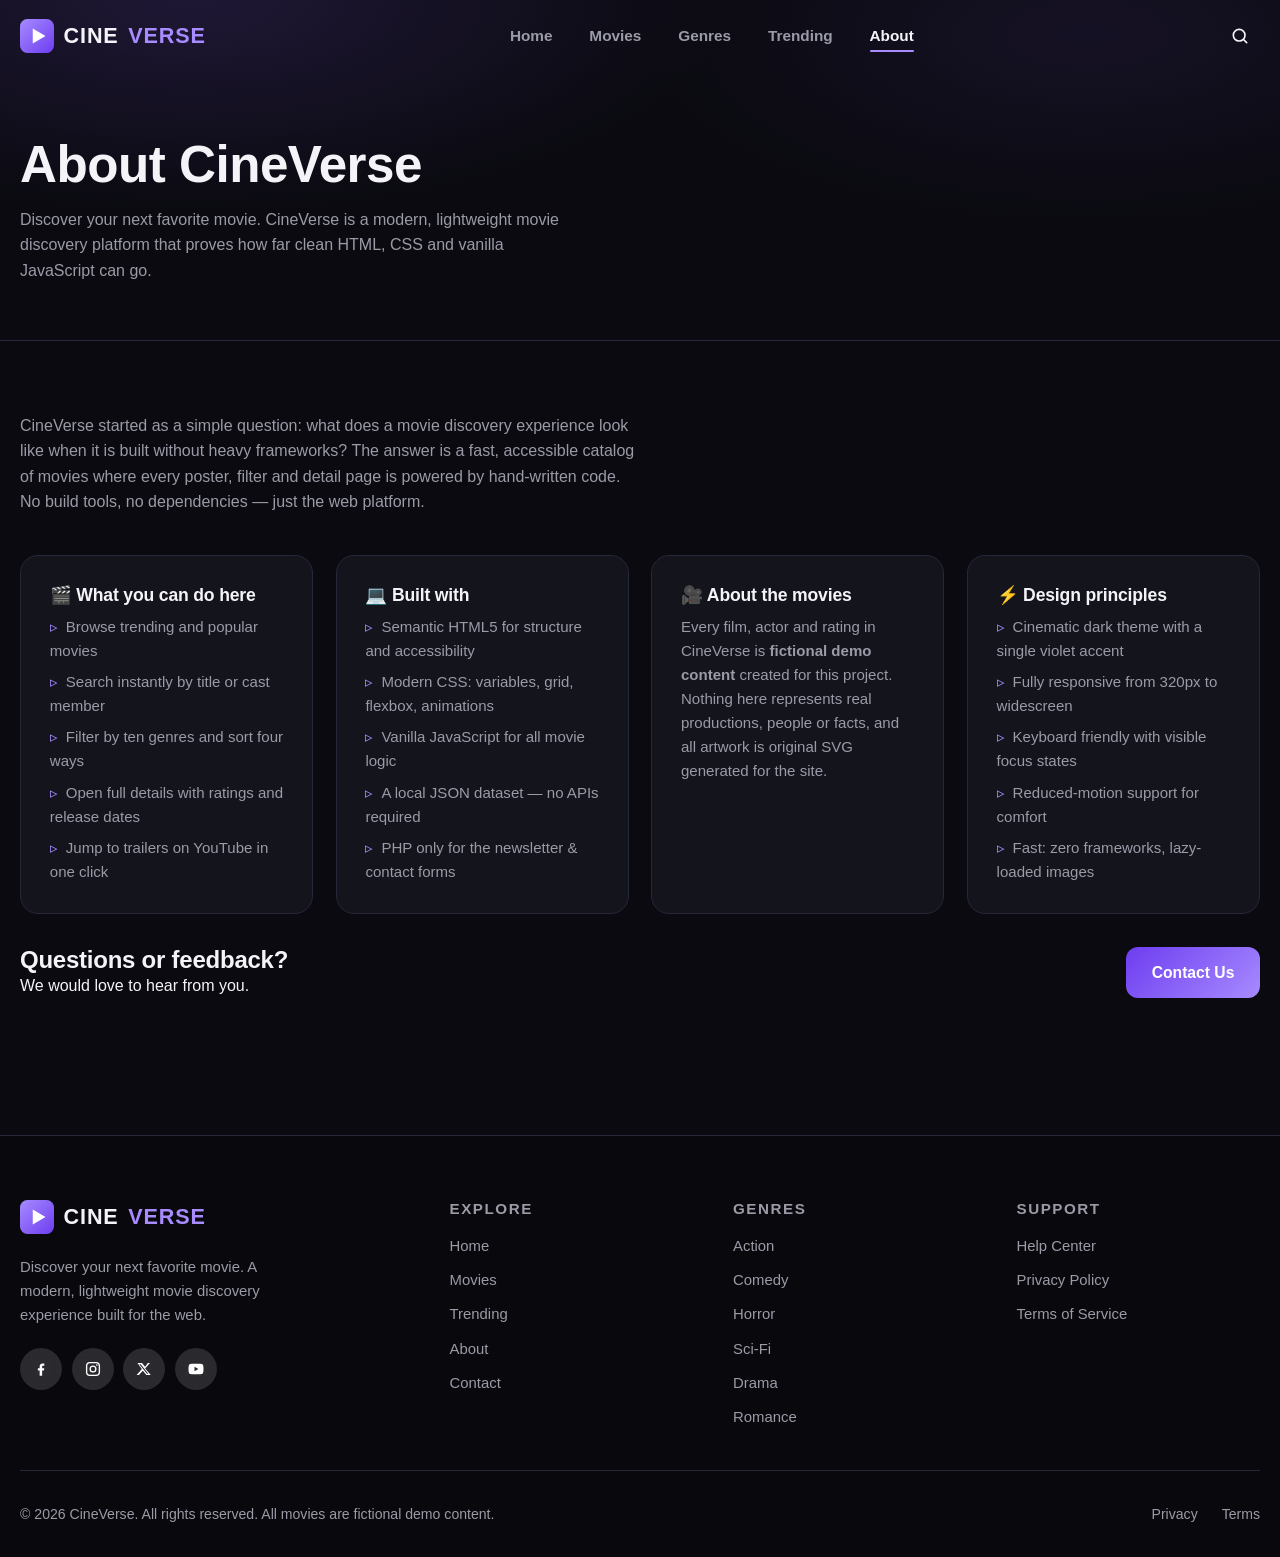
<file: about.html>
<!DOCTYPE html>
<html lang="en">
<head>
    <meta charset="UTF-8">
    <meta name="viewport" content="width=device-width, initial-scale=1.0">

    <!-- SEO -->
    <title>About | CineVerse</title>
    <meta name="description" content="Learn about CineVerse, a modern movie discovery website built with HTML, CSS, vanilla JavaScript and PHP.">
    <meta name="author" content="CineVerse">
    <meta name="theme-color" content="#0a0a10">

    <meta property="og:title" content="About | CineVerse">
    <meta property="og:description" content="The story behind CineVerse - features, technology and goals.">
    <meta property="og:type" content="website">
    <meta property="og:image" content="assets/images/og-image.svg">

    <link rel="icon" type="image/svg+xml" href="assets/icons/favicon.svg">
    <link rel="stylesheet" href="css/style.css">
</head>
<body>
    <a class="skip-link" href="#main">Skip to main content</a>

    <!-- ================= NAVIGATION ================= -->
    <header class="navbar scrolled" role="banner">
        <div class="container">
            <a class="brand" href="index.html" aria-label="CineVerse home">
                <img class="brand-mark" src="assets/icons/favicon.svg" alt="" width="34" height="34">
                CINE<em>VERSE</em>
            </a>

            <nav class="nav-links" aria-label="Primary navigation">
                <a href="index.html">Home</a>
                <a href="movies.html">Movies</a>
                <a href="movies.html#genres">Genres</a>
                <a href="index.html#trending">Trending</a>
                <a href="about.html">About</a>
            </nav>

            <div class="nav-actions">
                <form class="nav-search" id="nav-search" action="movies.html" method="get" role="search">
                    <input type="search" name="search" id="nav-search-input"
                           placeholder="Search movies..." aria-label="Search movies">
                    <button type="button" class="icon-btn" id="nav-search-toggle"
                            aria-label="Toggle search field" aria-expanded="false" aria-controls="nav-search-input">
                        <svg viewBox="0 0 24 24" width="20" height="20" fill="none"
                             stroke="currentColor" stroke-width="2" stroke-linecap="round" aria-hidden="true">
                            <circle cx="11" cy="11" r="7"/><path d="M20 20l-3.5-3.5"/>
                        </svg>
                    </button>
                </form>

                <button class="icon-btn hamburger" id="hamburger" aria-label="Open menu"
                        aria-expanded="false" aria-controls="mobile-menu">
                    <span></span><span></span><span></span>
                </button>
            </div>
        </div>
    </header>

    <!-- Mobile menu panel -->
    <nav class="mobile-menu" id="mobile-menu" aria-label="Mobile navigation">
        <a href="index.html">Home</a>
        <a href="movies.html">Movies</a>
        <a href="movies.html#genres">Genres</a>
        <a href="index.html#trending">Trending</a>
        <a href="about.html">About</a>
        <a href="contact.html">Contact</a>
    </nav>

    <main id="main">

        <!-- ================= PAGE HEADER ================= -->
        <section class="page-hero">
            <div class="container">
                <h1>About CineVerse</h1>
                <p class="lead">Discover your next favorite movie. CineVerse is a modern,
                   lightweight movie discovery platform that proves how far clean
                   HTML, CSS and vanilla JavaScript can go.</p>
            </div>
        </section>

        <!-- ================= CONTENT ================= -->
        <section class="section">
            <div class="container">
                <p style="max-width:70ch; color:var(--muted);">
                    CineVerse started as a simple question: what does a movie discovery
                    experience look like when it is built without heavy frameworks?
                    The answer is a fast, accessible catalog of movies where every poster, filter and detail page is powered by hand-written code.
                    No build tools, no dependencies &mdash; just the web platform.</p>

                <div class="about-section">
                    <div class="info-card reveal visible">
                        <h3>&#127916; What you can do here</h3>
                        <ul>
                            <li>Browse trending and popular movies</li>
                            <li>Search instantly by title or cast member</li>
                            <li>Filter by ten genres and sort four ways</li>
                            <li>Open full details with ratings and release dates</li>
                            <li>Jump to trailers on YouTube in one click</li>
                        </ul>
                    </div>

                    <div class="info-card reveal visible">
                        <h3>&#128187; Built with</h3>
                        <ul>
                            <li>Semantic HTML5 for structure and accessibility</li>
                            <li>Modern CSS: variables, grid, flexbox, animations</li>
                            <li>Vanilla JavaScript for all movie logic</li>
                            <li>A local JSON dataset &mdash; no APIs required</li>
                            <li>PHP only for the newsletter &amp; contact forms</li>
                        </ul>
                    </div>

                    <div class="info-card reveal visible">
                        <h3>&#127909; About the movies</h3>
                        <p>Every film, actor and rating in CineVerse is
                           <strong>fictional demo content</strong> created for this project.
                           Nothing here represents real productions, people or facts,
                           and all artwork is original SVG generated for the site.</p>
                    </div>

                    <div class="info-card reveal visible">
                        <h3>&#9889; Design principles</h3>
                        <ul>
                            <li>Cinematic dark theme with a single violet accent</li>
                            <li>Fully responsive from 320px to widescreen</li>
                            <li>Keyboard friendly with visible focus states</li>
                            <li>Reduced-motion support for comfort</li>
                            <li>Fast: zero frameworks, lazy-loaded images</li>
                        </ul>
                    </div>
                </div>

                <!-- Call to action -->
                <div class="newsletter-inner" style="padding-block:2rem 0;">
                    <div>
                        <h2>Questions or feedback?</h2>
                        <p>We would love to hear from you.</p>
                    </div>
                    <a class="btn" href="contact.html">Contact Us</a>
                </div>
            </div>
        </section>
    </main>

    <!-- ================= FOOTER ================= -->
    <footer class="footer" role="contentinfo">
        <div class="container">
            <div class="footer-grid">
                <div class="footer-about">
                    <a class="brand" href="index.html">
                        <img class="brand-mark" src="assets/icons/favicon.svg" alt="" width="30" height="30">
                        CINE<em>VERSE</em>
                    </a>
                    <p>Discover your next favorite movie. A modern, lightweight movie discovery experience built for the web.</p>
                    <div class="social-row">
                        <a class="btn-icon" href="https://www.facebook.com/profile.php?id=61581995123168" aria-label="Facebook">
                            <svg viewBox="0 0 24 24" width="18" height="18" fill="currentColor" aria-hidden="true"><path d="M13.5 21v-7h2.4l.4-3h-2.8V9.1c0-.9.3-1.6 1.6-1.6h1.3V4.8c-.6-.1-1.4-.2-2.3-.2-2.3 0-3.9 1.4-3.9 4V11H7.8v3h2.4v7h3.3z"/></svg>
                        </a>
                        <a class="btn-icon" href="https://www.instagram.com/saliaabiodun11/" aria-label="Instagram">
                            <svg viewBox="0 0 24 24" width="18" height="18" fill="none" stroke="currentColor" stroke-width="1.8" aria-hidden="true"><rect x="3.5" y="3.5" width="17" height="17" rx="4.5"/><circle cx="12" cy="12" r="3.8"/><circle cx="17.2" cy="6.8" r="1.1" fill="currentColor" stroke="none"/></svg>
                        </a>
                        <a class="btn-icon" href="https://x.com/Shalom1124" aria-label="X">
                            <svg viewBox="0 0 24 24" width="16" height="16" fill="currentColor" aria-hidden="true"><path d="M17.7 3H21l-7.3 8.3L22.2 21h-6.7l-5.2-6.3L4.4 21H1l7.8-8.9L2.2 3H9l4.7 5.7L17.7 3zm-1.2 16h1.9L7.1 4.9H5L16.5 19z"/></svg>
                        </a>
                        <a class="btn-icon" href="https://www.youtube.com/@SaliaKareemAbiodun" aria-label="YouTube">
                            <svg viewBox="0 0 24 24" width="18" height="18" fill="currentColor" aria-hidden="true"><path d="M21.6 7.2a2.6 2.6 0 0 0-1.8-1.9C18.2 5 12 5 12 5s-6.2 0-7.8.3A2.6 2.6 0 0 0 2.4 7.2 27 27 0 0 0 2 12a27 27 0 0 0 .4 4.8 2.6 2.6 0 0 0 1.8 1.9c1.6.3 7.8.3 7.8.3s6.2 0 7.8-.3a2.6 2.6 0 0 0 1.8-1.9A27 27 0 0 0 22 12a27 27 0 0 0-.4-4.8zM10 15V9l5.2 3L10 15z"/></svg>
                        </a>
                    </div>
                </div>

                <nav aria-label="Footer navigation">
                    <h4>Explore</h4>
                    <div class="footer-links">
                        <a href="index.html">Home</a>
                        <a href="movies.html">Movies</a>
                        <a href="index.html#trending">Trending</a>
                        <a href="about.html">About</a>
                        <a href="contact.html">Contact</a>
                    </div>
                </nav>

                <nav aria-label="Genre links">
                    <h4>Genres</h4>
                    <div class="footer-links">
                        <a href="movies.html?genre=Action">Action</a>
                        <a href="movies.html?genre=Comedy">Comedy</a>
                        <a href="movies.html?genre=Horror">Horror</a>
                        <a href="movies.html?genre=Sci-Fi">Sci-Fi</a>
                        <a href="movies.html?genre=Drama">Drama</a>
                        <a href="movies.html?genre=Romance">Romance</a>
                    </div>
                </nav>

                <nav aria-label="Support links">
                    <h4>Support</h4>
                    <div class="footer-links">
                        <a href="contact.html">Help Center</a>
                        <a href="#">Privacy Policy</a>
                        <a href="#">Terms of Service</a>
                    </div>
                </nav>
            </div>

            <div class="footer-bottom">
                <p>&copy; <span id="footer-year">2026</span> CineVerse. All rights reserved. All movies are fictional demo content.</p>
                <div class="footer-legal">
                    <a href="#">Privacy</a>
                    <a href="#">Terms</a>
                </div>
            </div>
        </div>
    </footer>

    <script src="js/app.js" defer></script>
</body>
</html>
</file>
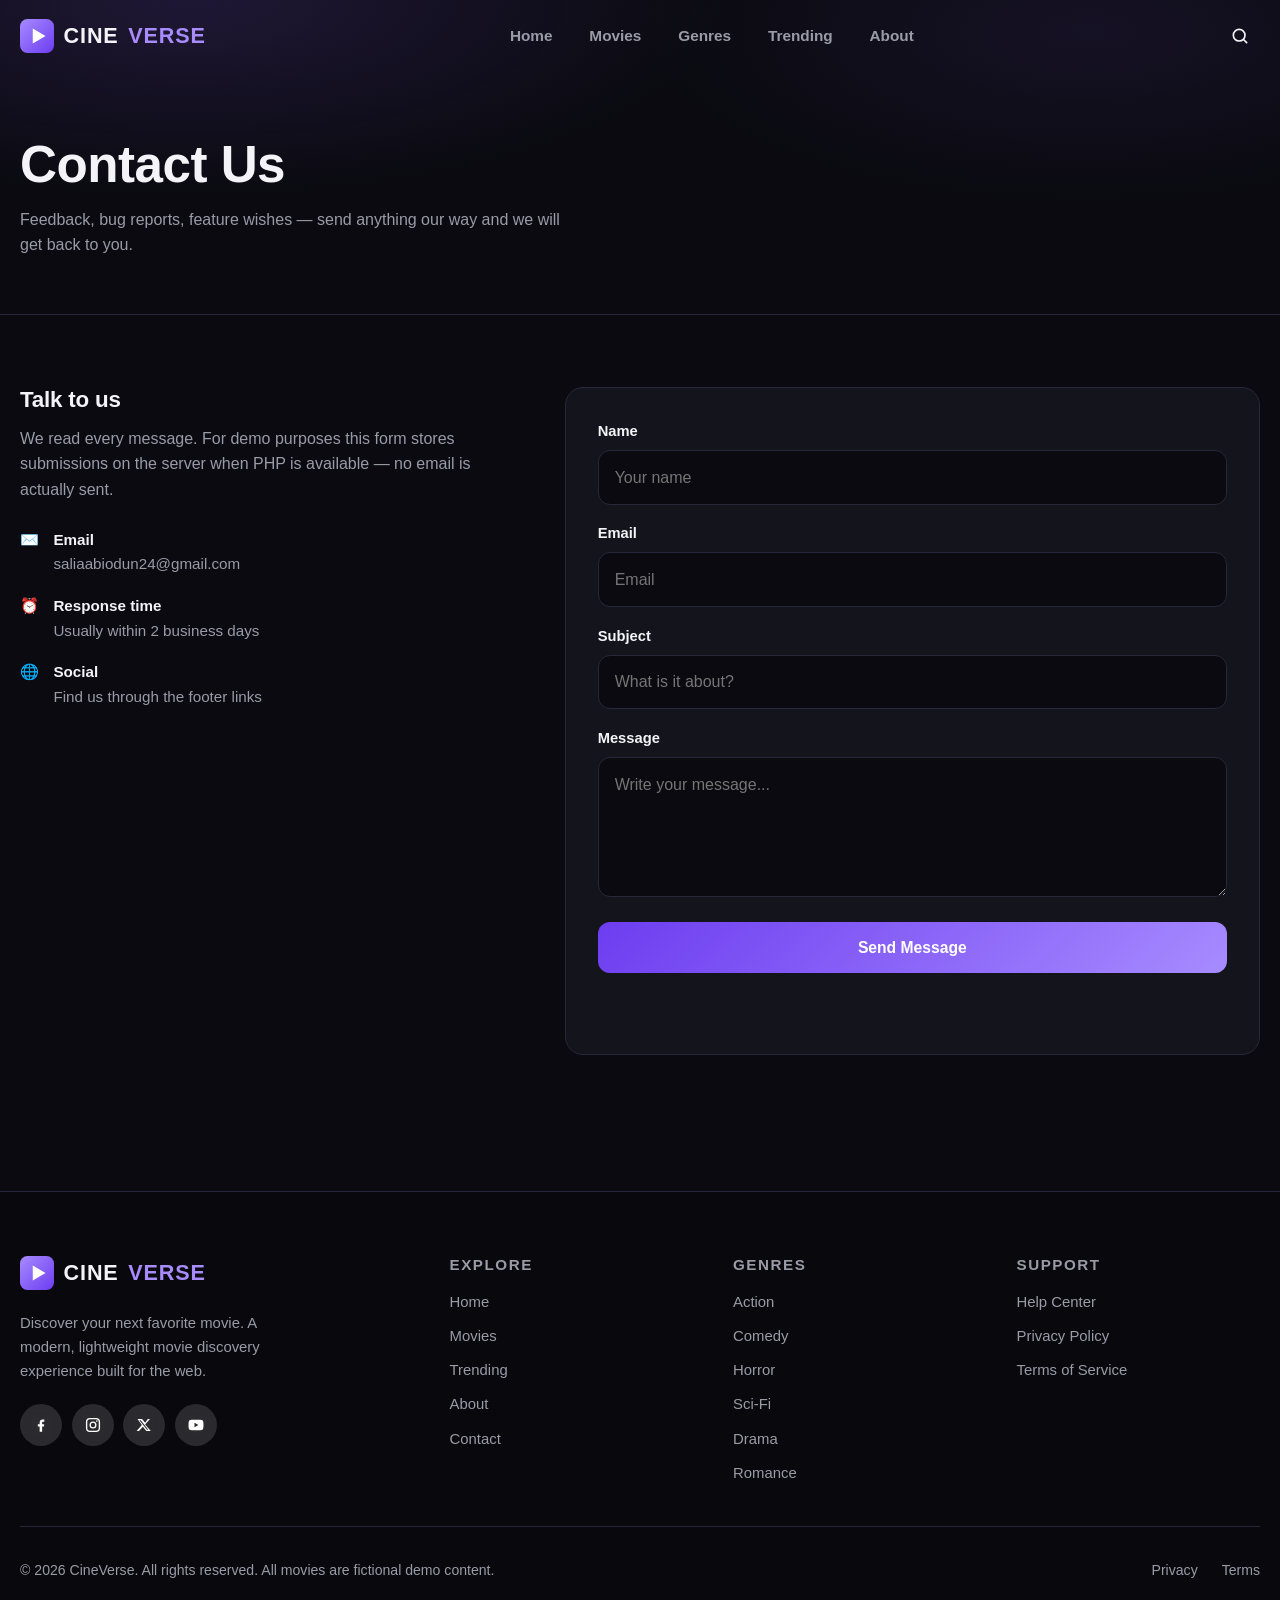
<file: contact.html>
<!DOCTYPE html>
<html lang="en">
<head>
    <meta charset="UTF-8">
    <meta name="viewport" content="width=device-width, initial-scale=1.0">

    <!-- SEO -->
    <title>Contact | CineVerse</title>
    <meta name="description" content="Get in touch with the CineVerse team. Send feedback, questions or suggestions about the movie discovery website.">
    <meta name="author" content="CineVerse">
    <meta name="theme-color" content="#0a0a10">

    <meta property="og:title" content="Contact | CineVerse">
    <meta property="og:description" content="Send feedback or questions to the CineVerse team.">
    <meta property="og:type" content="website">
    <meta property="og:image" content="assets/images/og-image.svg">

    <link rel="icon" type="image/svg+xml" href="assets/icons/favicon.svg">
    <link rel="stylesheet" href="css/style.css">
</head>
<body>
    <a class="skip-link" href="#main">Skip to main content</a>

    <!-- ================= NAVIGATION ================= -->
    <header class="navbar scrolled" role="banner">
        <div class="container">
            <a class="brand" href="index.html" aria-label="CineVerse home">
                <img class="brand-mark" src="assets/icons/favicon.svg" alt="" width="34" height="34">
                CINE<em>VERSE</em>
            </a>

            <nav class="nav-links" aria-label="Primary navigation">
                <a href="index.html">Home</a>
                <a href="movies.html">Movies</a>
                <a href="movies.html#genres">Genres</a>
                <a href="index.html#trending">Trending</a>
                <a href="about.html">About</a>
            </nav>

            <div class="nav-actions">
                <form class="nav-search" id="nav-search" action="movies.html" method="get" role="search">
                    <input type="search" name="search" id="nav-search-input"
                           placeholder="Search movies..." aria-label="Search movies">
                    <button type="button" class="icon-btn" id="nav-search-toggle"
                            aria-label="Toggle search field" aria-expanded="false" aria-controls="nav-search-input">
                        <svg viewBox="0 0 24 24" width="20" height="20" fill="none"
                             stroke="currentColor" stroke-width="2" stroke-linecap="round" aria-hidden="true">
                            <circle cx="11" cy="11" r="7"/><path d="M20 20l-3.5-3.5"/>
                        </svg>
                    </button>
                </form>

                <button class="icon-btn hamburger" id="hamburger" aria-label="Open menu"
                        aria-expanded="false" aria-controls="mobile-menu">
                    <span></span><span></span><span></span>
                </button>
            </div>
        </div>
    </header>

    <!-- Mobile menu panel -->
    <nav class="mobile-menu" id="mobile-menu" aria-label="Mobile navigation">
        <a href="index.html">Home</a>
        <a href="movies.html">Movies</a>
        <a href="movies.html#genres">Genres</a>
        <a href="index.html#trending">Trending</a>
        <a href="about.html">About</a>
        <a href="contact.html">Contact</a>
    </nav>

    <main id="main">

        <!-- ================= PAGE HEADER ================= -->
        <section class="page-hero">
            <div class="container">
                <h1>Contact Us</h1>
                <p class="lead">Feedback, bug reports, feature wishes &mdash; send anything
                   our way and we will get back to you.</p>
            </div>
        </section>

        <!-- ================= FORM + INFO ================= -->
        <section class="section">
            <div class="container contact-layout">

                <!-- Contact information -->
                <div class="contact-info reveal visible">
                    <h2>Talk to us</h2>
                    <p style="color:var(--muted);">We read every message.
                       For demo purposes this form stores submissions on the server
                       when PHP is available &mdash; no email is actually sent.</p>
                    <ul class="contact-list">
                        <li>
                            <span aria-hidden="true">&#9993;&#65039;</span>
                            <span><strong>Email</strong> saliaabiodun24@gmail.com</span>
                        </li>
                        <li>
                            <span aria-hidden="true">&#9200;</span>
                            <span><strong>Response time</strong> Usually within 2 business days</span>
                        </li>
                        <li>
                            <span aria-hidden="true">&#127760;</span>
                            <span><strong>Social</strong> Find us through the footer links</span>
                        </li>
                    </ul>
                </div>

                <!-- The form posts to send.php (with a JS fallback) -->
                <form class="contact-form" id="contact-form" novalidate>
                    <div class="form-field">
                        <label for="contact-name">Name</label>
                        <input type="text" id="contact-name" name="name"
                               autocomplete="name" placeholder="Your name" required minlength="2">
                        <p class="error-text">Please enter your name (at least 2 characters).</p>
                    </div>

                    <div class="form-field">
                        <label for="contact-email">Email</label>
                        <input type="email" id="contact-email" name="email"
                               autocomplete="email" placeholder="Email" required>
                        <p class="error-text">Please enter a valid email address.</p>
                    </div>

                    <div class="form-field">
                        <label for="contact-subject">Subject</label>
                        <input type="text" id="contact-subject" name="subject"
                               placeholder="What is it about?" required minlength="3">
                        <p class="error-text">Please add a short subject.</p>
                    </div>

                    <div class="form-field">
                        <label for="contact-message">Message</label>
                        <textarea id="contact-message" name="message"
                                  placeholder="Write your message..." required minlength="10"></textarea>
                        <p class="error-text">Your message should be at least 10 characters.</p>
                    </div>

                    <button class="btn btn-block" type="submit">Send Message</button>

                    <p class="form-status" id="contact-status" role="status" aria-live="polite"></p>
                </form>
            </div>
        </section>
    </main>

    <!-- ================= FOOTER ================= -->
    <footer class="footer" role="contentinfo">
        <div class="container">
            <div class="footer-grid">
                <div class="footer-about">
                    <a class="brand" href="index.html">
                        <img class="brand-mark" src="assets/icons/favicon.svg" alt="" width="30" height="30">
                        CINE<em>VERSE</em>
                    </a>
                    <p>Discover your next favorite movie. A modern, lightweight movie discovery experience built for the web.</p>
                    <div class="social-row">
                        <a class="btn-icon" href="https://www.facebook.com/profile.php?id=61581995123168" aria-label="Facebook">
                            <svg viewBox="0 0 24 24" width="18" height="18" fill="currentColor" aria-hidden="true"><path d="M13.5 21v-7h2.4l.4-3h-2.8V9.1c0-.9.3-1.6 1.6-1.6h1.3V4.8c-.6-.1-1.4-.2-2.3-.2-2.3 0-3.9 1.4-3.9 4V11H7.8v3h2.4v7h3.3z"/></svg>
                        </a>
                        <a class="btn-icon" href="https://www.instagram.com/saliaabiodun11/" aria-label="Instagram">
                            <svg viewBox="0 0 24 24" width="18" height="18" fill="none" stroke="currentColor" stroke-width="1.8" aria-hidden="true"><rect x="3.5" y="3.5" width="17" height="17" rx="4.5"/><circle cx="12" cy="12" r="3.8"/><circle cx="17.2" cy="6.8" r="1.1" fill="currentColor" stroke="none"/></svg>
                        </a>
                        <a class="btn-icon" href="https://x.com/Shalom1124" aria-label="X">
                            <svg viewBox="0 0 24 24" width="16" height="16" fill="currentColor" aria-hidden="true"><path d="M17.7 3H21l-7.3 8.3L22.2 21h-6.7l-5.2-6.3L4.4 21H1l7.8-8.9L2.2 3H9l4.7 5.7L17.7 3zm-1.2 16h1.9L7.1 4.9H5L16.5 19z"/></svg>
                        </a>
                        <a class="btn-icon" href="https://www.youtube.com/@SaliaKareemAbiodun" aria-label="YouTube">
                            <svg viewBox="0 0 24 24" width="18" height="18" fill="currentColor" aria-hidden="true"><path d="M21.6 7.2a2.6 2.6 0 0 0-1.8-1.9C18.2 5 12 5 12 5s-6.2 0-7.8.3A2.6 2.6 0 0 0 2.4 7.2 27 27 0 0 0 2 12a27 27 0 0 0 .4 4.8 2.6 2.6 0 0 0 1.8 1.9c1.6.3 7.8.3 7.8.3s6.2 0 7.8-.3a2.6 2.6 0 0 0 1.8-1.9A27 27 0 0 0 22 12a27 27 0 0 0-.4-4.8zM10 15V9l5.2 3L10 15z"/></svg>
                        </a>
                    </div>
                </div>

                <nav aria-label="Footer navigation">
                    <h4>Explore</h4>
                    <div class="footer-links">
                        <a href="index.html">Home</a>
                        <a href="movies.html">Movies</a>
                        <a href="index.html#trending">Trending</a>
                        <a href="about.html">About</a>
                        <a href="contact.html">Contact</a>
                    </div>
                </nav>

                <nav aria-label="Genre links">
                    <h4>Genres</h4>
                    <div class="footer-links">
                        <a href="movies.html?genre=Action">Action</a>
                        <a href="movies.html?genre=Comedy">Comedy</a>
                        <a href="movies.html?genre=Horror">Horror</a>
                        <a href="movies.html?genre=Sci-Fi">Sci-Fi</a>
                        <a href="movies.html?genre=Drama">Drama</a>
                        <a href="movies.html?genre=Romance">Romance</a>
                    </div>
                </nav>

                <nav aria-label="Support links">
                    <h4>Support</h4>
                    <div class="footer-links">
                        <a href="contact.html">Help Center</a>
                        <a href="#">Privacy Policy</a>
                        <a href="#">Terms of Service</a>
                    </div>
                </nav>
            </div>

            <div class="footer-bottom">
                <p>&copy; <span id="footer-year">2026</span> CineVerse. All rights reserved. All movies are fictional demo content.</p>
                <div class="footer-legal">
                    <a href="#">Privacy</a>
                    <a href="#">Terms</a>
                </div>
            </div>
        </div>
    </footer>

    <script src="js/app.js" defer></script>
</body>
</html>
</file>
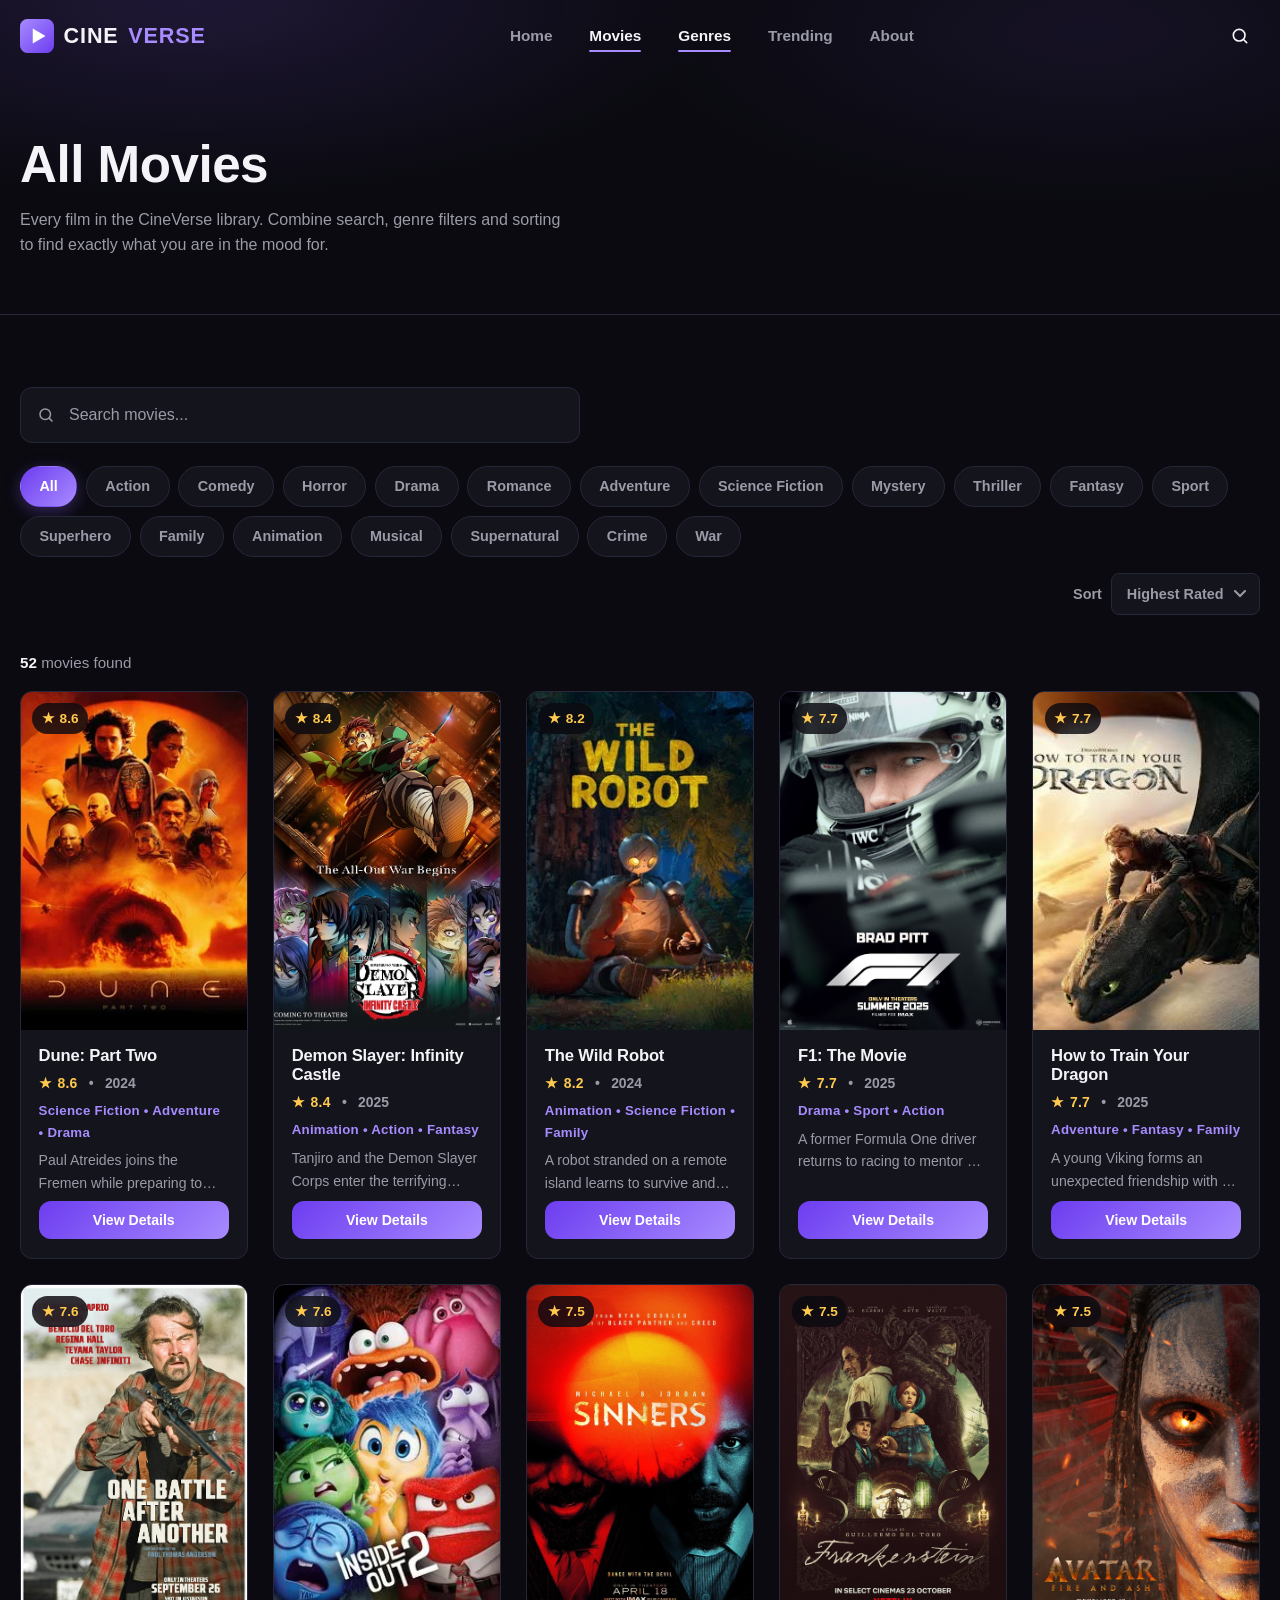
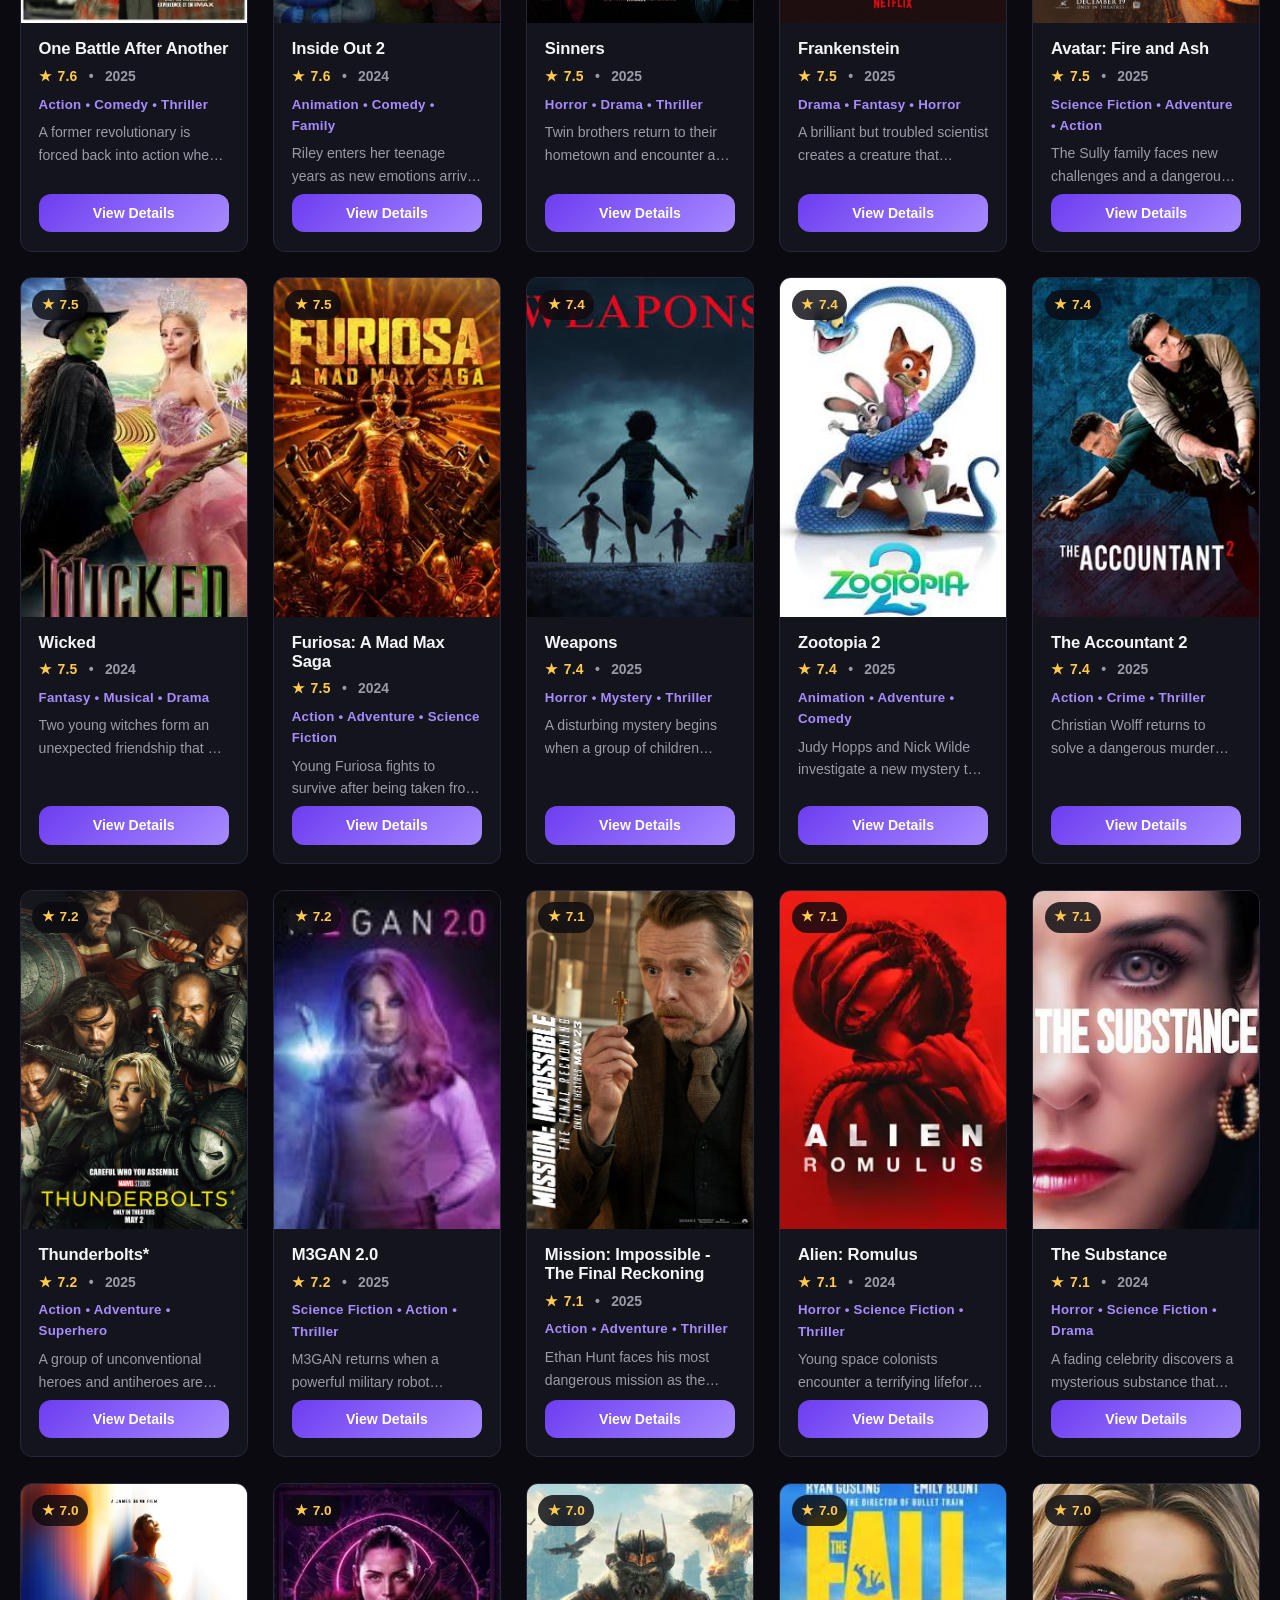
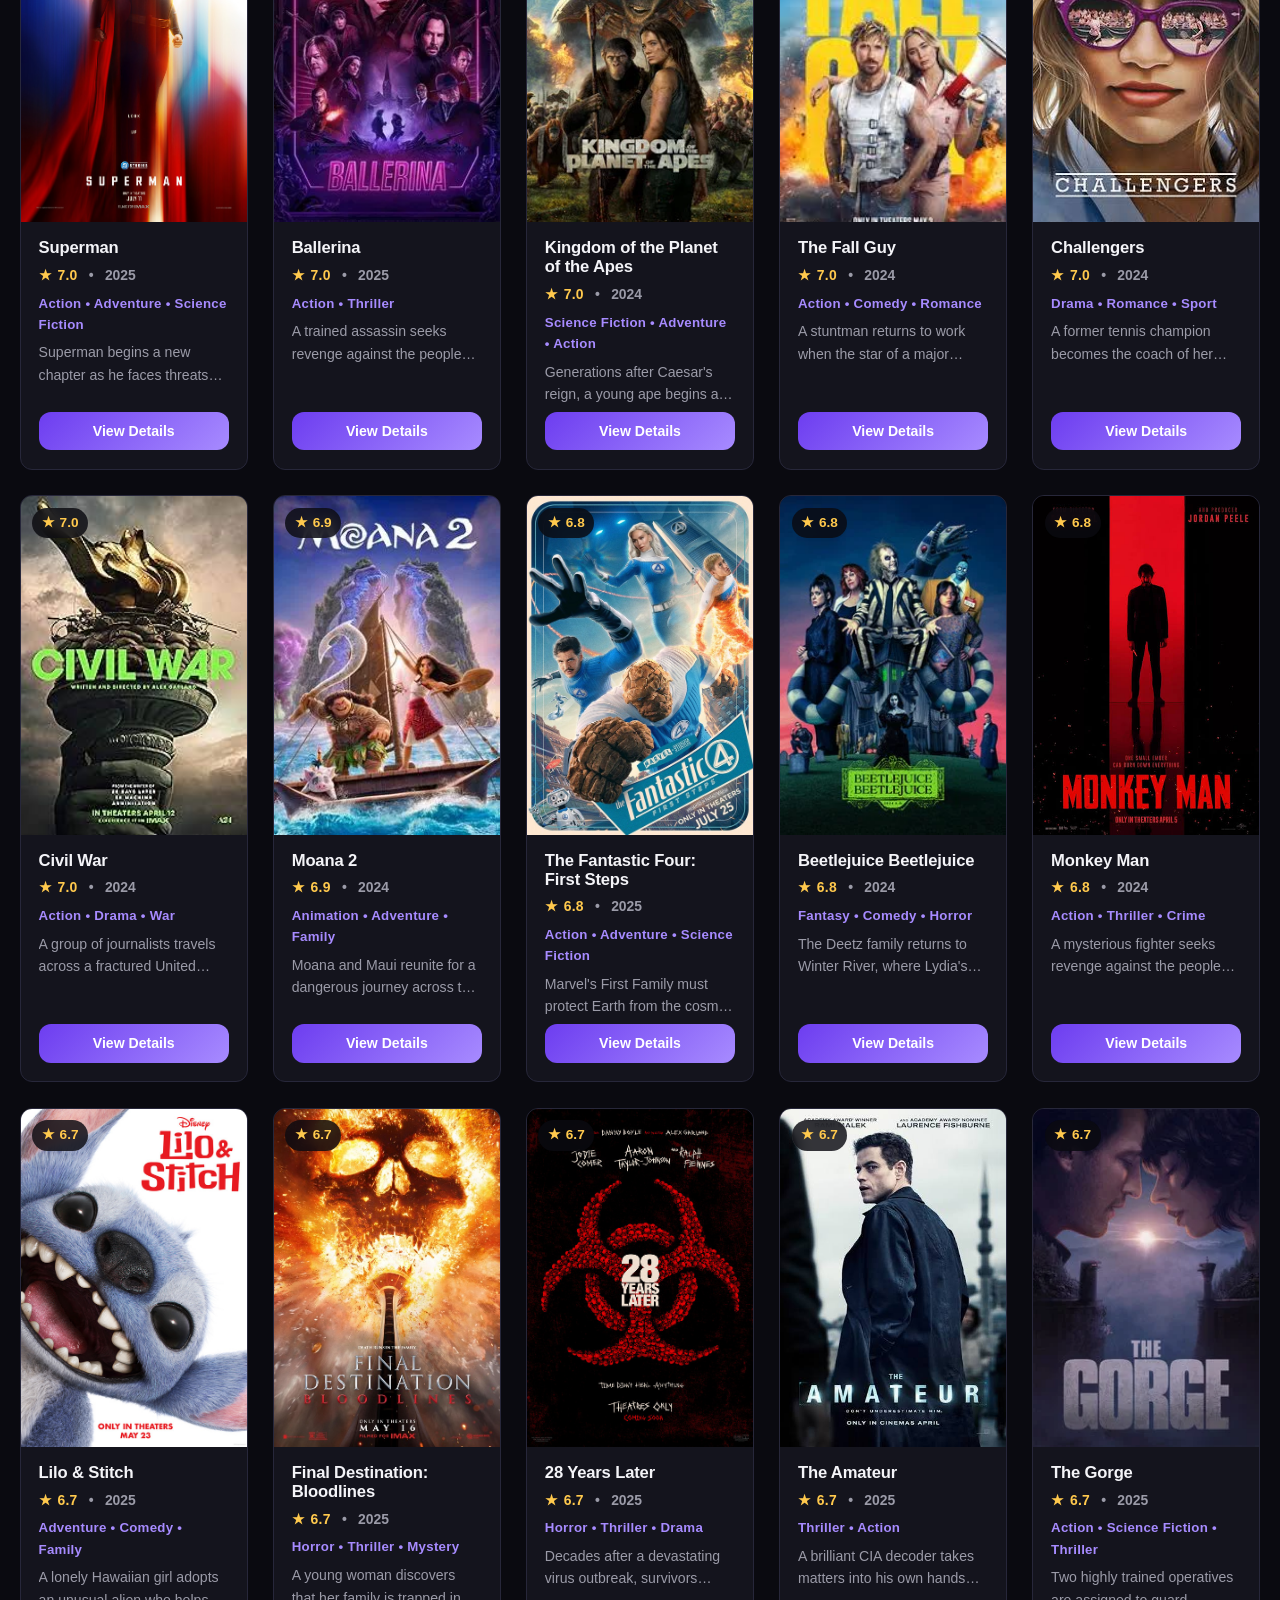
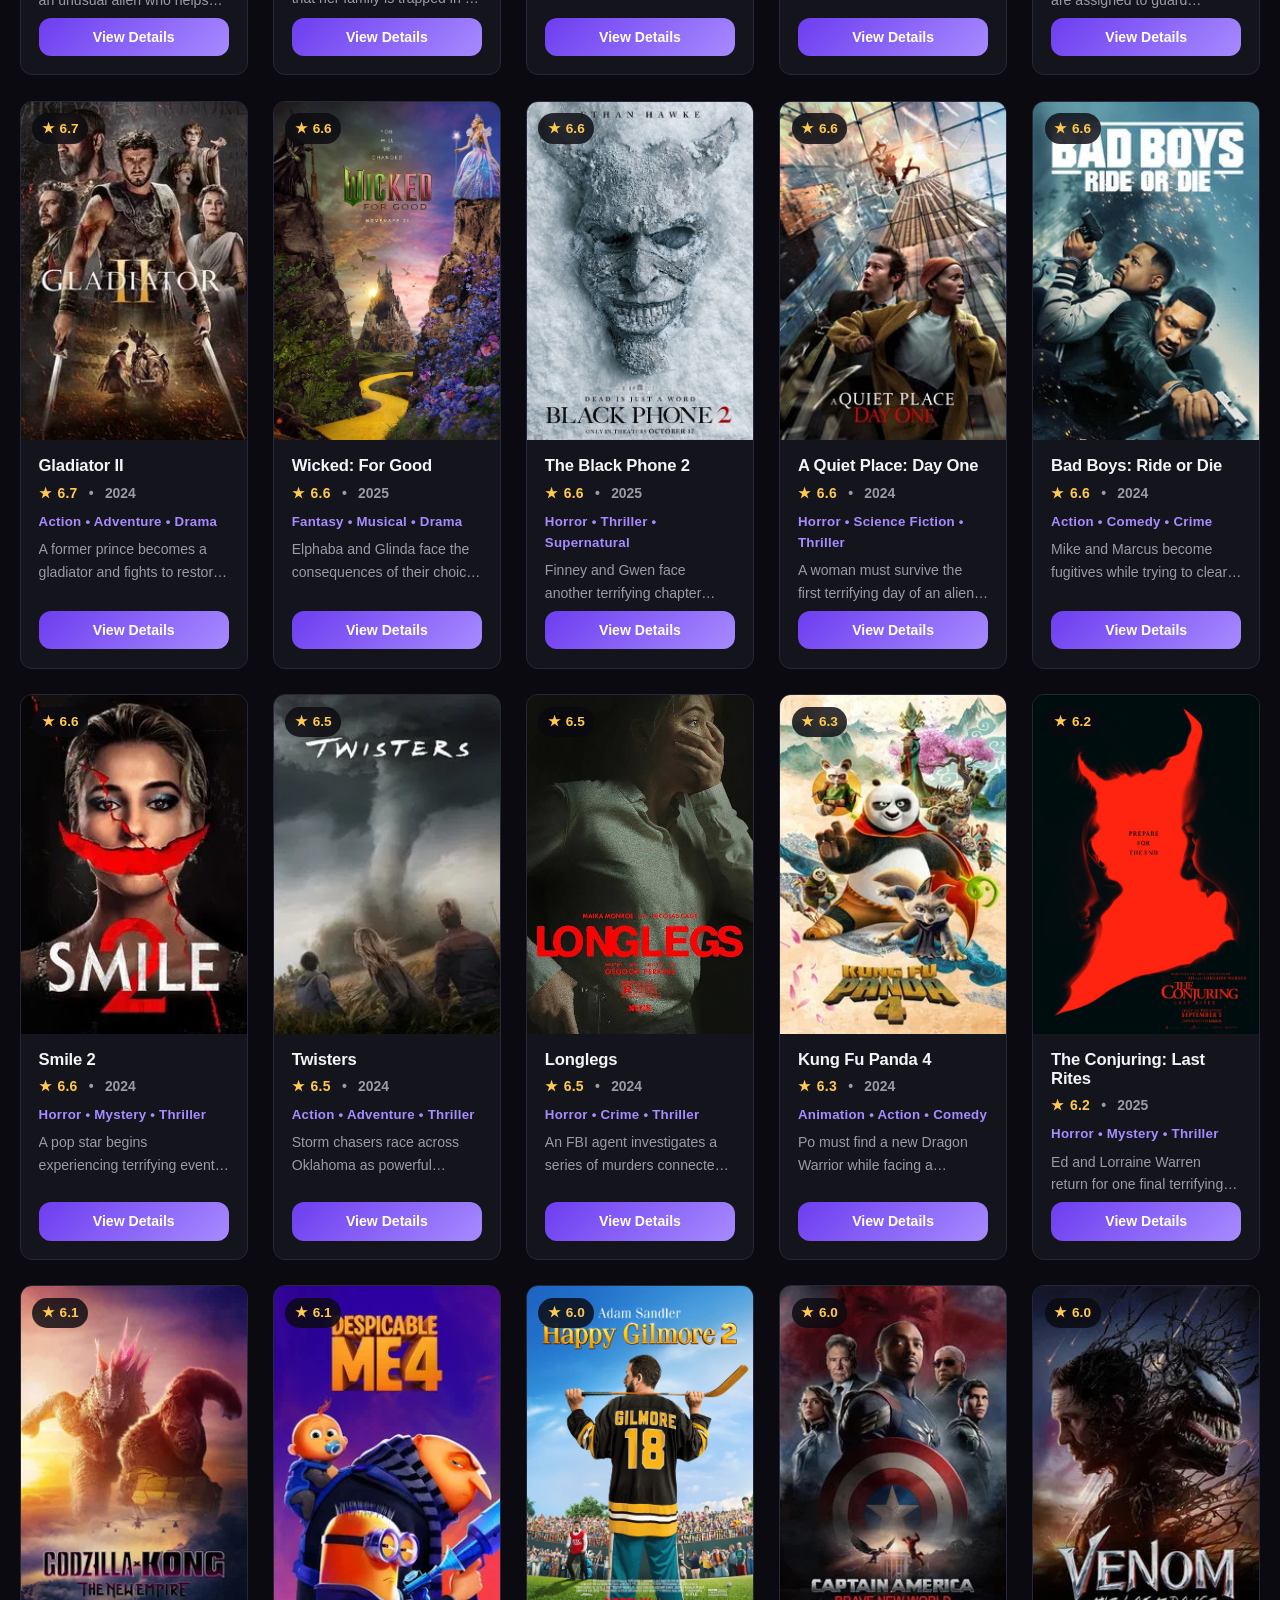
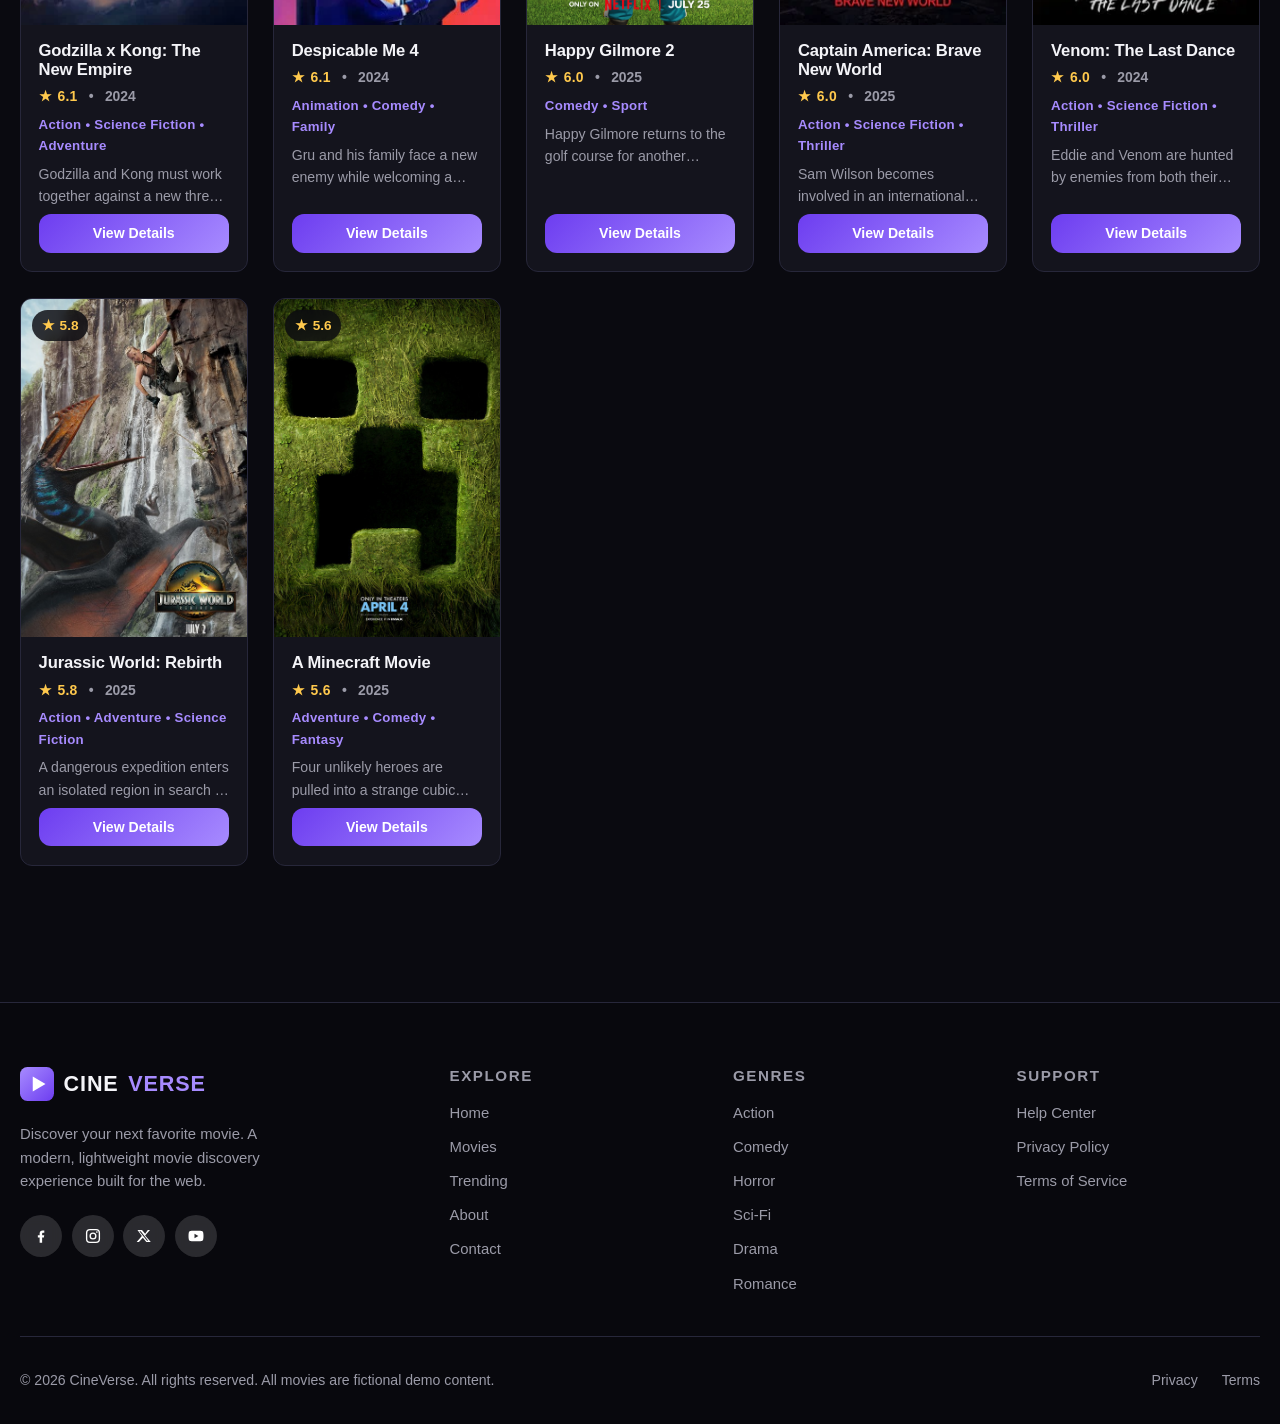
<file: movies.html>
<!DOCTYPE html>
<html lang="en">
<head>
    <meta charset="UTF-8">
    <meta name="viewport" content="width=device-width, initial-scale=1.0">

    <!-- SEO -->
    <title>Movies | CineVerse</title>
    <meta name="description" content="Browse the full CineVerse catalog. Search movies by title, filter by genre and sort by rating or release year.">
    <meta name="author" content="CineVerse">
    <meta name="theme-color" content="#0a0a10">

    <meta property="og:title" content="Movies | CineVerse">
    <meta property="og:description" content="Search, filter and sort the full CineVerse movie catalog.">
    <meta property="og:type" content="website">
    <meta property="og:image" content="assets/images/og-image.svg">

    <link rel="icon" type="image/svg+xml" href="assets/icons/favicon.svg">
    <link rel="stylesheet" href="css/style.css">
</head>
<body>
    <a class="skip-link" href="#main">Skip to main content</a>

    <!-- ================= NAVIGATION ================= -->
    <header class="navbar scrolled" role="banner">
        <div class="container">
            <a class="brand" href="index.html" aria-label="CineVerse home">
                <img class="brand-mark" src="assets/icons/favicon.svg" alt="" width="34" height="34">
                CINE<em>VERSE</em>
            </a>

            <nav class="nav-links" aria-label="Primary navigation">
                <a href="index.html">Home</a>
                <a href="movies.html">Movies</a>
                <a href="movies.html#genres">Genres</a>
                <a href="index.html#trending">Trending</a>
                <a href="about.html">About</a>
            </nav>

            <div class="nav-actions">
                <form class="nav-search" id="nav-search" action="movies.html" method="get" role="search">
                    <input type="search" name="search" id="nav-search-input"
                           placeholder="Search movies..." aria-label="Search movies">
                    <button type="button" class="icon-btn" id="nav-search-toggle"
                            aria-label="Toggle search field" aria-expanded="false" aria-controls="nav-search-input">
                        <svg viewBox="0 0 24 24" width="20" height="20" fill="none"
                             stroke="currentColor" stroke-width="2" stroke-linecap="round" aria-hidden="true">
                            <circle cx="11" cy="11" r="7"/><path d="M20 20l-3.5-3.5"/>
                        </svg>
                    </button>
                </form>

                <button class="icon-btn hamburger" id="hamburger" aria-label="Open menu"
                        aria-expanded="false" aria-controls="mobile-menu">
                    <span></span><span></span><span></span>
                </button>
            </div>
        </div>
    </header>

    <!-- Mobile menu panel -->
    <nav class="mobile-menu" id="mobile-menu" aria-label="Mobile navigation">
        <a href="index.html">Home</a>
        <a href="movies.html">Movies</a>
        <a href="movies.html#genres">Genres</a>
        <a href="index.html#trending">Trending</a>
        <a href="about.html">About</a>
        <a href="contact.html">Contact</a>
    </nav>

    <main id="main">

        <!-- ================= PAGE HEADER ================= -->
        <section class="page-hero">
            <div class="container">
                <h1>All Movies</h1>
                <p class="lead">Every film in the CineVerse library. Combine search,
                   genre filters and sorting to find exactly what you are in the mood for.</p>
            </div>
        </section>

        <!-- ================= CATALOG ================= -->
        <section class="section" id="genres">
            <div class="container">

                <!-- Search box (live filtering happens in js/movies.js) -->
                <div class="search-box reveal visible" style="margin-bottom:1.4rem;">
                    <svg viewBox="0 0 24 24" fill="none" stroke="currentColor"
                         stroke-width="2" stroke-linecap="round" aria-hidden="true">
                        <circle cx="11" cy="11" r="7"/><path d="M20 20l-3.5-3.5"/>
                    </svg>
                    <label for="catalog-search" style="position:absolute;left:-9999px;">Search movies by title</label>
                    <input type="search" id="catalog-search"
                           placeholder="Search movies..." autocomplete="off">
                    <button type="button" class="search-clear" id="catalog-search-clear"
                            aria-label="Clear search">&times;</button>
                </div>

                <!-- Genre chips + sorting -->
                <div class="filter-bar" id="filter-bar">
                    <div class="chip-row" id="genre-chips" role="group" aria-label="Filter by genre"></div>

                    <label class="sort-control" for="catalog-sort">
                        Sort
                        <select id="catalog-sort">
                            <option value="rating" selected>Highest Rated</option>
                            <option value="newest">Newest</option>
                            <option value="oldest">Oldest</option>
                            <option value="az">A-Z</option>
                        </select>
                    </label>
                </div>

                <p class="results-count" id="results-count" role="status" aria-live="polite"></p>

                <!-- Movie grid (cards generated by JavaScript) -->
                <div class="movies-grid" id="catalog-grid" style="margin-top:1rem;" aria-live="polite"></div>

                <!-- Loading placeholders, removed once data arrives -->
                <div class="skeleton-grid" id="catalog-skeleton" aria-hidden="true">
                    <div class="skeleton-card"><div class="skel-img"></div><div class="skel-line"></div><div class="skel-line short"></div></div>
                    <div class="skeleton-card"><div class="skel-img"></div><div class="skel-line"></div><div class="skel-line short"></div></div>
                    <div class="skeleton-card"><div class="skel-img"></div><div class="skel-line"></div><div class="skel-line short"></div></div>
                    <div class="skeleton-card"><div class="skel-img"></div><div class="skel-line"></div><div class="skel-line short"></div></div>
                    <div class="skeleton-card"><div class="skel-img"></div><div class="skel-line"></div><div class="skel-line short"></div></div>
                    <div class="skeleton-card"><div class="skel-img"></div><div class="skel-line"></div><div class="skel-line short"></div></div>
                    <div class="skeleton-card"><div class="skel-img"></div><div class="skel-line"></div><div class="skel-line short"></div></div>
                    <div class="skeleton-card"><div class="skel-img"></div><div class="skel-line"></div><div class="skel-line short"></div></div>
                </div>

                <!-- Shown when filters match nothing -->
                <div class="state-message" id="empty-state">
                    <span class="state-icon" aria-hidden="true">&#127916;</span>
                    <h3>No movies found.</h3>
                    <p>Try another movie title or genre.</p>
                    <button class="btn btn-outline" id="clear-filters-btn">Clear Filters</button>
                </div>

                <!-- Shown only if data/movies.json cannot be loaded -->
                <div class="state-message" id="error-state">
                    <span class="state-icon" aria-hidden="true">&#9888;&#65039;</span>
                    <h3>Unable to load movies.</h3>
                    <p>Please try again later.</p>
                    <button class="btn btn-outline" onclick="location.reload()">Retry</button>
                </div>
            </div>
        </section>
    </main>

    <!-- ================= FOOTER ================= -->
    <footer class="footer" role="contentinfo">
        <div class="container">
            <div class="footer-grid">
                <div class="footer-about">
                    <a class="brand" href="index.html">
                        <img class="brand-mark" src="assets/icons/favicon.svg" alt="" width="30" height="30">
                        CINE<em>VERSE</em>
                    </a>
                    <p>Discover your next favorite movie. A modern, lightweight movie discovery experience built for the web.</p>
                    <div class="social-row">
                        <a class="btn-icon" href="https://www.facebook.com/profile.php?id=61581995123168" aria-label="Facebook">
                            <svg viewBox="0 0 24 24" width="18" height="18" fill="currentColor" aria-hidden="true"><path d="M13.5 21v-7h2.4l.4-3h-2.8V9.1c0-.9.3-1.6 1.6-1.6h1.3V4.8c-.6-.1-1.4-.2-2.3-.2-2.3 0-3.9 1.4-3.9 4V11H7.8v3h2.4v7h3.3z"/></svg>
                        </a>
                        <a class="btn-icon" href="https://www.instagram.com/saliaabiodun11/" aria-label="Instagram">
                            <svg viewBox="0 0 24 24" width="18" height="18" fill="none" stroke="currentColor" stroke-width="1.8" aria-hidden="true"><rect x="3.5" y="3.5" width="17" height="17" rx="4.5"/><circle cx="12" cy="12" r="3.8"/><circle cx="17.2" cy="6.8" r="1.1" fill="currentColor" stroke="none"/></svg>
                        </a>
                        <a class="btn-icon" href="https://x.com/Shalom1124" aria-label="X">
                            <svg viewBox="0 0 24 24" width="16" height="16" fill="currentColor" aria-hidden="true"><path d="M17.7 3H21l-7.3 8.3L22.2 21h-6.7l-5.2-6.3L4.4 21H1l7.8-8.9L2.2 3H9l4.7 5.7L17.7 3zm-1.2 16h1.9L7.1 4.9H5L16.5 19z"/></svg>
                        </a>
                        <a class="btn-icon" href="https://www.youtube.com/@SaliaKareemAbiodun" aria-label="YouTube">
                            <svg viewBox="0 0 24 24" width="18" height="18" fill="currentColor" aria-hidden="true"><path d="M21.6 7.2a2.6 2.6 0 0 0-1.8-1.9C18.2 5 12 5 12 5s-6.2 0-7.8.3A2.6 2.6 0 0 0 2.4 7.2 27 27 0 0 0 2 12a27 27 0 0 0 .4 4.8 2.6 2.6 0 0 0 1.8 1.9c1.6.3 7.8.3 7.8.3s6.2 0 7.8-.3a2.6 2.6 0 0 0 1.8-1.9A27 27 0 0 0 22 12a27 27 0 0 0-.4-4.8zM10 15V9l5.2 3L10 15z"/></svg>
                        </a>
                    </div>
                </div>

                <nav aria-label="Footer navigation">
                    <h4>Explore</h4>
                    <div class="footer-links">
                        <a href="index.html">Home</a>
                        <a href="movies.html">Movies</a>
                        <a href="index.html#trending">Trending</a>
                        <a href="about.html">About</a>
                        <a href="contact.html">Contact</a>
                    </div>
                </nav>

                <nav aria-label="Genre links">
                    <h4>Genres</h4>
                    <div class="footer-links">
                        <a href="movies.html?genre=Action">Action</a>
                        <a href="movies.html?genre=Comedy">Comedy</a>
                        <a href="movies.html?genre=Horror">Horror</a>
                        <a href="movies.html?genre=Sci-Fi">Sci-Fi</a>
                        <a href="movies.html?genre=Drama">Drama</a>
                        <a href="movies.html?genre=Romance">Romance</a>
                    </div>
                </nav>

                <nav aria-label="Support links">
                    <h4>Support</h4>
                    <div class="footer-links">
                        <a href="contact.html">Help Center</a>
                        <a href="#">Privacy Policy</a>
                        <a href="#">Terms of Service</a>
                    </div>
                </nav>
            </div>

            <div class="footer-bottom">
                <p>&copy; <span id="footer-year">2026</span> CineVerse. All rights reserved. All movies are fictional demo content.</p>
                <div class="footer-legal">
                    <a href="#">Privacy</a>
                    <a href="#">Terms</a>
                </div>
            </div>
        </div>
    </footer>

    <script src="js/app.js" defer></script>
    <script src="js/movies.js" defer></script>
</body>
</html>
</file>
<file: css/style.css>
/* ============================================================
   CineVerse - style.css
   A cinematic dark theme for the CineVerse movie website.

   TABLE OF CONTENTS
   01. CSS Variables
   02. Reset
   03. Global styles & layout helpers
   04. Typography
   05. Navigation
   06. Hero
   07. Movie cards & grids
   08. Search
   09. Filters (genre chips + sorting)
   10. Genre section (home page tiles)
   11. Movie details page
   12. Forms, newsletter & contact
   13. States (loading, empty, error)
   14. Footer
   15. Animations
   16. Responsive design
   ============================================================ */

/* ============================================================
   01. CSS VARIABLES
   Change the whole look of the site from here.
   ============================================================ */
:root {
    /* Colors */
    --background:      #0a0a10;
    --surface:         #14141d;
    --surface-2:       #1c1c28;
    --border:          #27273a;
    --text:            #f4f4f8;
    --muted:           #9b9ba8;
    --accent:          #8b5cf6;
    --accent-strong:   #a78bff;
    --accent-dark:     #6d3df0;
    --accent-glow:     rgba(139, 92, 246, 0.35);
    --rating-color:    #ffc94d;
    --success:         #43e0c8;
    --danger:          #ff5d6c;

    /* Gradients */
    --gradient-accent: linear-gradient(135deg, var(--accent-dark), var(--accent-strong));
    --gradient-card:   linear-gradient(180deg, rgba(20,20,29,0) 55%, rgba(10,10,16,0.9) 100%);

    /* Shape & depth */
    --radius-sm:   8px;
    --radius-md:   12px;
    --radius-lg:   18px;
    --shadow-sm:   0 2px 10px rgba(0, 0, 0, 0.35);
    --shadow-md:   0 10px 30px rgba(0, 0, 0, 0.45);
    --shadow-glow: 0 8px 30px var(--accent-glow);

    /* Motion */
    --transition-fast: 0.2s ease;
    --transition-med:  0.3s ease;

    /* Layout */
    --nav-height: 72px;
    --container:  1280px;
}

/* ============================================================
   02. RESET
   ============================================================ */
*,
*::before,
*::after {
    margin: 0;
    padding: 0;
    box-sizing: border-box;
}

html {
    scroll-behavior: smooth;
}

body {
    min-height: 100vh;
    background-color: var(--background);
    color: var(--text);
    font-family: "Segoe UI", "Helvetica Neue", Arial, sans-serif;
    font-size: 1rem;
    line-height: 1.6;
    -webkit-font-smoothing: antialiased;
    overflow-x: hidden;
}

img,
svg,
video {
    display: block;
    max-width: 100%;
}

button,
input,
select,
textarea {
    font: inherit;
    color: inherit;
}

a {
    color: inherit;
    text-decoration: none;
}

ul,
ol {
    list-style: none;
}

/* The hidden attribute ALWAYS wins over any display rule.
   This keeps state panels (loading / error) truly invisible
   even when their class list contains ".visible". */
[hidden] {
    display: none !important;
}

/* ============================================================
   03. GLOBAL STYLES & LAYOUT HELPERS
   ============================================================ */
.container {
    width: min(var(--container), 100% - 2.5rem);
    margin-inline: auto;
}

.section {
    padding-block: 4.5rem;
}

/* Anchored sections stop below the fixed navbar */
[id] {
    scroll-margin-top: calc(var(--nav-height) + 1rem);
}

.section-head {
    display: flex;
    align-items: flex-end;
    justify-content: space-between;
    gap: 1rem;
    margin-bottom: 2rem;
}

.section-head p {
    color: var(--muted);
    max-width: 60ch;
}

/* Accessible "skip to content" link (visible only when focused) */
.skip-link {
    position: absolute;
    top: -100%;
    left: 1rem;
    z-index: 2000;
    padding: 0.75rem 1.25rem;
    background: var(--accent);
    color: #fff;
    border-radius: var(--radius-sm);
    font-weight: 600;
    transition: top var(--transition-fast);
}

.skip-link:focus {
    top: 1rem;
}

/* Visible keyboard focus everywhere */
:focus-visible {
    outline: 2px solid var(--accent-strong);
    outline-offset: 3px;
    border-radius: 4px;
}

::selection {
    background: var(--accent);
    color: #fff;
}

/* Subtle site-wide scrollbar (WebKit browsers) */
::-webkit-scrollbar {
    width: 10px;
    height: 10px;
}
::-webkit-scrollbar-track {
    background: var(--background);
}
::-webkit-scrollbar-thumb {
    background: var(--surface-2);
    border-radius: 999px;
}
::-webkit-scrollbar-thumb:hover {
    background: var(--accent-dark);
}

/* ============================================================
   04. TYPOGRAPHY
   ============================================================ */
h1, h2, h3, h4 {
    line-height: 1.15;
    font-weight: 700;
    letter-spacing: -0.01em;
}

.section-title {
    display: flex;
    align-items: center;
    gap: 0.75rem;
    font-size: clamp(1.5rem, 1.1rem + 1.8vw, 2.25rem);
}

.section-title::before {
    content: "";
    width: 6px;
    height: 1.6em;
    border-radius: 999px;
    background: var(--gradient-accent);
    flex-shrink: 0;
}

/* Rating star - used across cards, hero and details */
.rating {
    display: inline-flex;
    align-items: center;
    gap: 0.35rem;
    color: var(--rating-color);
    font-weight: 700;
    letter-spacing: 0.02em;
}

.rating .star { font-size: 0.95em; }

/* Small pill used for years, dates, counts */
.pill {
    display: inline-flex;
    align-items: center;
    gap: 0.35rem;
    padding: 0.15rem 0.65rem;
    border: 1px solid var(--border);
    border-radius: 999px;
    background: var(--surface-2);
    color: var(--muted);
    font-size: 0.82rem;
    font-weight: 600;
}

/* Genre chip label (non-interactive, e.g. on details page) */
.genre-tag {
    display: inline-block;
    padding: 0.3rem 0.85rem;
    border-radius: 999px;
    background: rgba(139, 92, 246, 0.14);
    border: 1px solid rgba(139, 92, 246, 0.35);
    color: var(--accent-strong);
    font-size: 0.85rem;
    font-weight: 600;
}

/* ============================================================
   05. BUTTONS
   ============================================================ */
.btn {
    display: inline-flex;
    align-items: center;
    justify-content: center;
    gap: 0.55rem;
    padding: 0.8rem 1.6rem;
    border: none;
    border-radius: var(--radius-md);
    background: var(--gradient-accent);
    color: #fff;
    font-size: 0.98rem;
    font-weight: 600;
    cursor: pointer;
    transition: transform var(--transition-fast),
                box-shadow var(--transition-fast),
                background var(--transition-fast);
}

.btn:hover {
    transform: translateY(-2px);
    box-shadow: var(--shadow-glow);
}

.btn:active { transform: translateY(0); }

.btn-outline {
    background: transparent;
    border: 1px solid var(--border);
    color: var(--text);
}

.btn-outline:hover {
    border-color: var(--accent);
    background: rgba(139, 92, 246, 0.1);
    box-shadow: none;
}

.btn-sm {
    padding: 0.5rem 1.05rem;
    font-size: 0.88rem;
}

.btn-block { width: 100%; }

/* Icon-only round button (e.g. trailer play on posters) */
.btn-icon {
    display: inline-flex;
    align-items: center;
    justify-content: center;
    width: 42px;
    height: 42px;
    border: none;
    border-radius: 50%;
    background: rgba(255, 255, 255, 0.14);
    backdrop-filter: blur(6px);
    color: #fff;
    cursor: pointer;
    transition: background var(--transition-fast), transform var(--transition-fast);
}

.btn-icon:hover {
    background: var(--accent);
    transform: scale(1.08);
}

/* ============================================================
   06. NAVIGATION
   ============================================================ */
.navbar {
    position: fixed;
    inset: 0 0 auto 0;
    z-index: 1000;
    height: var(--nav-height);
    display: flex;
    align-items: center;
    background: transparent;
    transition: background var(--transition-med), box-shadow var(--transition-med);
}

.navbar.scrolled {
    background: rgba(10, 10, 16, 0.78);
    -webkit-backdrop-filter: blur(14px);
    backdrop-filter: blur(14px);
    box-shadow: 0 1px 0 var(--border), var(--shadow-sm);
}

.navbar .container {
    display: flex;
    align-items: center;
    justify-content: space-between;
    gap: 1.5rem;
}

.brand {
    display: inline-flex;
    align-items: center;
    gap: 0.6rem;
    font-size: 1.35rem;
    font-weight: 800;
    letter-spacing: 0.04em;
}

.brand:hover .brand-mark { transform: rotate(-6deg) scale(1.06); }

.brand-mark {
    width: 34px;
    height: 34px;
    flex-shrink: 0;
    transition: transform var(--transition-fast);
}

.brand em {
    font-style: normal;
    color: var(--accent-strong);
}

.nav-links {
    display: flex;
    align-items: center;
    gap: 0.4rem;
}

.nav-links a {
    position: relative;
    padding: 0.5rem 0.95rem;
    border-radius: var(--radius-sm);
    color: var(--muted);
    font-weight: 600;
    font-size: 0.96rem;
    transition: color var(--transition-fast), background var(--transition-fast);
}

.nav-links a::after {
    content: "";
    position: absolute;
    left: 0.95rem;
    right: 0.95rem;
    bottom: 0.25rem;
    height: 2px;
    border-radius: 2px;
    background: var(--accent-strong);
    transform: scaleX(0);
    transform-origin: left;
    transition: transform var(--transition-med);
}

.nav-links a:hover,
.nav-links a.active {
    color: var(--text);
}

.nav-links a:hover::after,
.nav-links a.active::after {
    transform: scaleX(1);
}

/* Right side of navbar: quick search + hamburger */
.nav-actions {
    display: flex;
    align-items: center;
    gap: 0.5rem;
}

.nav-search {
    position: relative;
    display: flex;
    align-items: center;
}

.nav-search input {
    width: 0;
    padding: 0.5rem 0;
    border: 1px solid transparent;
    border-radius: 999px;
    background: var(--surface-2);
    opacity: 0;
    transition: width var(--transition-med), padding var(--transition-med),
                opacity var(--transition-med), border-color var(--transition-fast);
}

.nav-search.open input {
    width: min(230px, 38vw);
    padding: 0.5rem 1rem;
    opacity: 1;
    border-color: var(--border);
}

.nav-search input:focus {
    border-color: var(--accent);
    outline: none;
}

.icon-btn {
    display: inline-flex;
    align-items: center;
    justify-content: center;
    width: 40px;
    height: 40px;
    border: none;
    border-radius: var(--radius-sm);
    background: transparent;
    color: var(--text);
    cursor: pointer;
    transition: background var(--transition-fast), color var(--transition-fast);
}

.icon-btn:hover,
.icon-btn[aria-expanded="true"] {
    background: var(--surface-2);
    color: var(--accent-strong);
}

.hamburger {
    display: none;
    flex-direction: column;
    gap: 5px;
}

.hamburger span {
    width: 22px;
    height: 2px;
    border-radius: 2px;
    background: currentColor;
    transition: transform var(--transition-med), opacity var(--transition-med);
}

.hamburger[aria-expanded="true"] span:nth-child(1) { transform: translateY(7px) rotate(45deg); }
.hamburger[aria-expanded="true"] span:nth-child(2) { opacity: 0; }
.hamburger[aria-expanded="true"] span:nth-child(3) { transform: translateY(-7px) rotate(-45deg); }

/* Mobile slide-down menu panel */
.mobile-menu {
    position: fixed;
    top: var(--nav-height);
    left: 0;
    right: 0;
    z-index: 999;
    display: none;
    flex-direction: column;
    gap: 0.25rem;
    padding: 1rem 1.5rem 1.5rem;
    background: rgba(12, 12, 19, 0.97);
    -webkit-backdrop-filter: blur(14px);
    backdrop-filter: blur(14px);
    border-bottom: 1px solid var(--border);
    transform: translateY(-12px);
    opacity: 0;
    visibility: hidden;
    transition: transform var(--transition-med), opacity var(--transition-med), visibility var(--transition-med);
}

.mobile-menu.open {
    transform: translateY(0);
    opacity: 1;
    visibility: visible;
}

.mobile-menu a {
    padding: 0.85rem 1rem;
    border-radius: var(--radius-sm);
    font-weight: 600;
    color: var(--text);
    transition: background var(--transition-fast), color var(--transition-fast);
}

.mobile-menu a:hover,
.mobile-menu a.active {
    background: var(--surface-2);
    color: var(--accent-strong);
}

/* Page hero strip used on Movies / About / Contact pages */
.page-hero {
    padding: calc(var(--nav-height) + 4rem) 0 3.5rem;
    background:
        radial-gradient(60% 90% at 15% 0%, rgba(139, 92, 246, 0.16), transparent 70%),
        radial-gradient(50% 80% at 85% 10%, rgba(139, 92, 246, 0.09), transparent 70%);
    border-bottom: 1px solid var(--border);
}

.page-hero h1 {
    font-size: clamp(2rem, 1.4rem + 3vw, 3.2rem);
}

.page-hero .lead {
    margin-top: 0.75rem;
    color: var(--muted);
    max-width: 62ch;
}

/* ============================================================
   07. HERO (home page banner)
   ============================================================ */
.hero {
    position: relative;
    min-height: min(88vh, 820px);
    display: flex;
    align-items: flex-end;
    isolation: isolate;
    overflow: hidden;
}

.hero-media {
    position: absolute;
    inset: 0;
    z-index: -2;
}

.hero-media img {
    width: 100%;
    height: 100%;
    object-fit: cover;
    animation: heroZoom 14s ease-out forwards;
}

/* Cinematic darkening so text always stays readable */
.hero-overlay {
    position: absolute;
    inset: 0;
    z-index: -1;
    background:
        linear-gradient(180deg, rgba(10,10,16,0.25) 0%, rgba(10,10,16,0.45) 45%, var(--background) 96%),
        linear-gradient(90deg, rgba(10,10,16,0.85) 0%, rgba(10,10,16,0.25) 60%, transparent 100%);
}

.hero-content {
    max-width: 640px;
    padding-block: 6.5rem 4.5rem;
}

.hero-badge {
    display: inline-flex;
    align-items: center;
    gap: 0.5rem;
    padding: 0.3rem 0.9rem;
    margin-bottom: 1.1rem;
    border-radius: 999px;
    background: rgba(139, 92, 246, 0.16);
    border: 1px solid rgba(139, 92, 246, 0.4);
    color: var(--accent-strong);
    font-size: 0.82rem;
    font-weight: 700;
    letter-spacing: 0.14em;
    text-transform: uppercase;
}

.hero-title {
    font-size: clamp(2.3rem, 1.4rem + 5vw, 4.3rem);
    font-weight: 800;
    text-transform: uppercase;
    letter-spacing: 0.01em;
    text-shadow: 0 4px 30px rgba(0, 0, 0, 0.6);
}

.hero-meta {
    display: flex;
    flex-wrap: wrap;
    align-items: center;
    gap: 0.6rem 1.1rem;
    margin-top: 1rem;
    color: var(--muted);
    font-weight: 600;
}

.hero-meta .dot-sep { color: var(--accent-strong); }

.hero-desc {
    margin-top: 1.1rem;
    max-width: 54ch;
    color: #cfcfdc;
    text-shadow: 0 2px 14px rgba(0, 0, 0, 0.65);
}

.hero-actions {
    display: flex;
    flex-wrap: wrap;
    gap: 0.9rem;
    margin-top: 1.8rem;
}

/* Staggered entrance for hero elements */
.hero-badge, .hero-title, .hero-meta, .hero-desc, .hero-actions {
    animation: fadeUp 0.8s ease both;
}
.hero-title  { animation-delay: 0.1s; }
.hero-meta   { animation-delay: 0.2s; }
.hero-desc   { animation-delay: 0.3s; }
.hero-actions{ animation-delay: 0.4s; }

/* ============================================================
   08. MOVIE CARDS & GRIDS
   ============================================================ */

/* Rows that scroll horizontally (Trending) */
.movie-row {
    display: grid;
    grid-auto-flow: column;
    grid-auto-columns: clamp(200px, 22vw, 250px);
    gap: 1.4rem;
    overflow-x: auto;
    padding: 0.25rem 0.25rem 1.25rem;
    scroll-snap-type: x mandatory;
    scrollbar-width: thin;
    scrollbar-color: var(--surface-2) transparent;
}

.movie-row > * {
    scroll-snap-align: start;
}

/* Responsive grids (Popular / Recommended / Catalog) */
.movies-grid {
    display: grid;
    grid-template-columns: repeat(auto-fill, minmax(215px, 1fr));
    gap: 1.6rem;
}

/* --- The movie card itself --- */
.movie-card {
    display: flex;
    flex-direction: column;
    background: var(--surface);
    border: 1px solid var(--border);
    border-radius: var(--radius-md);
    overflow: hidden;
    transition: transform var(--transition-med),
                box-shadow var(--transition-med),
                border-color var(--transition-med);
}

.movie-card:hover,
.movie-card:focus-within {
    transform: translateY(-6px);
    border-color: rgba(139, 92, 246, 0.55);
    box-shadow: var(--shadow-glow);
}

.card-poster {
    position: relative;
    aspect-ratio: 2 / 3;
    overflow: hidden;
    background: var(--surface-2);
}

.card-poster img {
    width: 100%;
    height: 100%;
    object-fit: cover;
    transition: transform 0.5s ease;
}

.movie-card:hover .card-poster img,
.movie-card:focus-within .card-poster img {
    transform: scale(1.07);
}

/* Rating badge pinned to the poster */
.poster-rating {
    position: absolute;
    top: 0.7rem;
    left: 0.7rem;
    display: inline-flex;
    align-items: center;
    gap: 0.3rem;
    padding: 0.28rem 0.6rem;
    border-radius: 999px;
    background: rgba(10, 10, 16, 0.82);
    -webkit-backdrop-filter: blur(6px);
    backdrop-filter: blur(6px);
    color: var(--rating-color);
    font-size: 0.85rem;
    font-weight: 800;
}

/* Overlay action buttons revealed on hover / focus */
.poster-overlay {
    position: absolute;
    inset: auto 0 0 0;
    display: flex;
    justify-content: space-between;
    align-items: center;
    gap: 0.6rem;
    padding: 1.4rem 0.9rem 0.9rem;
    background: var(--gradient-card);
    opacity: 0;
    transform: translateY(8px);
    transition: opacity var(--transition-med), transform var(--transition-med);
}

.movie-card:hover .poster-overlay,
.movie-card:focus-within .poster-overlay {
    opacity: 1;
    transform: translateY(0);
}

/* Card body under the poster */
.card-body {
    display: flex;
    flex-direction: column;
    flex-grow: 1;
    gap: 0.4rem;
    padding: 1rem 1.1rem 1.15rem;
}

.card-title {
    font-size: 1.04rem;
    font-weight: 700;
}

.card-title a {
    transition: color var(--transition-fast);
}

.card-title a:hover {
    color: var(--accent-strong);
}

.card-meta {
    display: flex;
    align-items: center;
    gap: 0.7rem;
    font-size: 0.87rem;
    color: var(--muted);
    font-weight: 600;
}

.card-genres {
    font-size: 0.83rem;
    color: var(--accent-strong);
    font-weight: 600;
    letter-spacing: 0.02em;
}

.card-desc {
    font-size: 0.88rem;
    color: var(--muted);
    /* keep every card the same height regardless of text length */
    display: -webkit-box;
    -webkit-line-clamp: 2;
    -webkit-box-orient: vertical;
    overflow: hidden;
}

.card-body .btn {
    margin-top: auto;
}

/* ============================================================
   09. SEARCH (catalog page search box)
   ============================================================ */
.search-box {
    position: relative;
    display: flex;
    align-items: center;
    max-width: 560px;
}

.search-box svg {
    position: absolute;
    left: 1.05rem;
    width: 18px;
    height: 18px;
    color: var(--muted);
    pointer-events: none;
}

.search-box input {
    width: 100%;
    padding: 0.9rem 3rem 0.9rem 3rem;
    border: 1px solid var(--border);
    border-radius: var(--radius-md);
    background: var(--surface);
    transition: border-color var(--transition-fast), box-shadow var(--transition-fast);
}

.search-box input::placeholder { color: var(--muted); }

.search-box input:focus {
    outline: none;
    border-color: var(--accent);
    box-shadow: 0 0 0 3px var(--accent-glow);
}

.search-clear {
    position: absolute;
    right: 0.55rem;
    display: none;
    width: 32px;
    height: 32px;
    border: none;
    border-radius: 50%;
    background: var(--surface-2);
    color: var(--muted);
    font-size: 1rem;
    line-height: 1;
    cursor: pointer;
    transition: background var(--transition-fast), color var(--transition-fast);
}

.search-clear:hover {
    background: var(--danger);
    color: #fff;
}

.search-clear.visible { display: block; }

.results-count {
    color: var(--muted);
    font-size: 0.95rem;
}

.results-count strong {
    color: var(--text);
}

/* ============================================================
   10. FILTERS (genre chips + sort dropdown)
   ============================================================ */
.filter-bar {
    display: flex;
    flex-wrap: wrap;
    align-items: center;
    gap: 1rem;
    margin-bottom: 2.2rem;
}

.chip-row {
    display: flex;
    flex-wrap: wrap;
    gap: 0.55rem;
    flex-grow: 1;
}

.chip {
    padding: 0.5rem 1.15rem;
    border: 1px solid var(--border);
    border-radius: 999px;
    background: var(--surface);
    color: var(--muted);
    font-size: 0.9rem;
    font-weight: 600;
    cursor: pointer;
    transition: all var(--transition-fast);
}

.chip:hover {
    border-color: var(--accent);
    color: var(--text);
}

.chip.active {
    background: var(--gradient-accent);
    border-color: transparent;
    color: #fff;
    box-shadow: 0 4px 16px var(--accent-glow);
}

.sort-control {
    display: inline-flex;
    align-items: center;
    gap: 0.6rem;
    margin-left: auto;
    color: var(--muted);
    font-size: 0.9rem;
    font-weight: 600;
}

.sort-control select {
    padding: 0.55rem 2.2rem 0.55rem 0.9rem;
    border: 1px solid var(--border);
    border-radius: var(--radius-sm);
    background: var(--surface);
    cursor: pointer;
    appearance: none;
    background-image: url("data:image/svg+xml,%3Csvg xmlns='http://www.w3.org/2000/svg' width='12' height='8'%3E%3Cpath d='M1 1l5 5 5-5' stroke='%239b9ba8' stroke-width='2' fill='none' stroke-linecap='round'/%3E%3C/svg%3E");
    background-repeat: no-repeat;
    background-position: right 0.8rem center;
    transition: border-color var(--transition-fast);
}

.sort-control select:hover,
.sort-control select:focus {
    border-color: var(--accent);
    outline: none;
}

/* ============================================================
   11. GENRE SECTION (home page tiles)
   ============================================================ */
.genre-grid {
    display: grid;
    grid-template-columns: repeat(auto-fill, minmax(160px, 1fr));
    gap: 1.1rem;
}

.genre-tile {
    display: flex;
    flex-direction: column;
    gap: 0.3rem;
    padding: 1.4rem 1.3rem;
    border: 1px solid var(--border);
    border-radius: var(--radius-md);
    background: var(--surface);
    position: relative;
    overflow: hidden;
    transition: transform var(--transition-med), border-color var(--transition-med), box-shadow var(--transition-med);
}

.genre-tile::before {
    content: "";
    position: absolute;
    inset: 0 auto 0 0;
    width: 4px;
    background: var(--gradient-accent);
    opacity: 0;
    transition: opacity var(--transition-med);
}

.genre-tile:hover {
    transform: translateY(-4px);
    border-color: rgba(139, 92, 246, 0.55);
    box-shadow: var(--shadow-glow);
}

.genre-tile:hover::before { opacity: 1; }

.genre-tile .genre-icon { font-size: 1.5rem; line-height: 1; }

.genre-tile h3 { font-size: 1.05rem; }

.genre-tile span {
    color: var(--muted);
    font-size: 0.84rem;
    font-weight: 600;
}

/* ============================================================
   12. NEWSLETTER BAND
   ============================================================ */
.newsletter {
    position: relative;
    overflow: hidden;
    border-block: 1px solid var(--border);
    background:
        radial-gradient(70% 130% at 50% -20%, rgba(139, 92, 246, 0.22), transparent 70%),
        var(--surface);
}

.newsletter-inner {
    display: flex;
    flex-wrap: wrap;
    align-items: center;
    justify-content: space-between;
    gap: 2rem;
    padding-block: 3.5rem;
}

.newsletter h2 { font-size: clamp(1.4rem, 1.1rem + 1.6vw, 2rem); }

.newsletter p {
    color: var(--muted);
    margin-top: 0.4rem;
    max-width: 46ch;
}

.newsletter-form {
    display: flex;
    gap: 0.7rem;
    flex-grow: 1;
    max-width: 480px;
}

.newsletter-form input {
    flex-grow: 1;
    min-width: 0;
    padding: 0.85rem 1.1rem;
    border: 1px solid var(--border);
    border-radius: var(--radius-md);
    background: var(--background);
    transition: border-color var(--transition-fast), box-shadow var(--transition-fast);
}

.newsletter-form input:focus {
    outline: none;
    border-color: var(--accent);
    box-shadow: 0 0 0 3px var(--accent-glow);
}

.form-status {
    margin-top: 0.7rem;
    font-size: 0.9rem;
    font-weight: 600;
    min-height: 1.4em;
}

.form-status.success { color: var(--success); }
.form-status.error   { color: var(--danger); }

/* ============================================================
   13. MOVIE DETAILS PAGE
   ============================================================ */
.detail-hero {
    position: relative;
    padding: calc(var(--nav-height) + 4rem) 0 3.5rem;
    overflow: hidden;
    isolation: isolate;
}

.detail-backdrop {
    position: absolute;
    inset: 0;
    z-index: -2;
}

.detail-backdrop img {
    width: 100%;
    height: 100%;
    object-fit: cover;
}

.detail-hero::after {
    content: "";
    position: absolute;
    inset: 0;
    z-index: -1;
    background:
        linear-gradient(180deg, rgba(10,10,16,0.55), var(--background) 94%),
        linear-gradient(90deg, rgba(10,10,16,0.88), rgba(10,10,16,0.3) 70%, transparent);
}

.detail-layout {
    display: grid;
    grid-template-columns: 290px 1fr;
    gap: 2.6rem;
    align-items: end;
}

.detail-poster {
    border-radius: var(--radius-lg);
    overflow: hidden;
    border: 1px solid var(--border);
    box-shadow: var(--shadow-md);
}

.detail-info h1 {
    font-size: clamp(1.9rem, 1.3rem + 2.8vw, 3.1rem);
    text-transform: uppercase;
}

.detail-meta {
    display: flex;
    flex-wrap: wrap;
    align-items: center;
    gap: 0.7rem 1.2rem;
    margin-top: 1rem;
    color: var(--muted);
    font-weight: 600;
}

.detail-rating {
    font-size: 1.25rem;
}

.detail-genres {
    display: flex;
    flex-wrap: wrap;
    gap: 0.5rem;
    margin-top: 1.1rem;
}

.detail-desc {
    margin-top: 1.3rem;
    max-width: 68ch;
    color: #cfcfdc;
    white-space: pre-line;
}

.detail-actions {
    display: flex;
    flex-wrap: wrap;
    gap: 0.9rem;
    margin-top: 1.8rem;
}

.detail-section {
    border-top: 1px solid var(--border);
}

.cast-grid {
    display: grid;
    grid-template-columns: repeat(auto-fill, minmax(150px, 1fr));
    gap: 1.2rem;
}

.cast-card {
    display: flex;
    flex-direction: column;
    align-items: center;
    gap: 0.75rem;
    padding: 1.4rem 1rem;
    text-align: center;
    background: var(--surface);
    border: 1px solid var(--border);
    border-radius: var(--radius-md);
    transition: transform var(--transition-med), border-color var(--transition-med);
}

.cast-card:hover {
    transform: translateY(-4px);
    border-color: rgba(139, 92, 246, 0.5);
}

.cast-avatar {
    display: flex;
    align-items: center;
    justify-content: center;
    width: 64px;
    height: 64px;
    border-radius: 50%;
    background: var(--gradient-accent);
    color: #fff;
    font-weight: 800;
    font-size: 1.25rem;
    letter-spacing: 0.03em;
}

.cast-name { font-weight: 700; font-size: 0.95rem; }

.cast-role {
    color: var(--muted);
    font-size: 0.82rem;
}

/* "Movie not found" state on the details page */
.not-found {
    padding: calc(var(--nav-height) + 5rem) 0 5rem;
    text-align: center;
}

.not-found h1 { font-size: clamp(1.8rem, 5vw, 2.6rem); }

.not-found p {
    color: var(--muted);
    margin: 0.8rem auto 1.6rem;
    max-width: 44ch;
}

/* ============================================================
   14. FORMS, ABOUT & CONTACT PAGES
   ============================================================ */
.contact-layout {
    display: grid;
    grid-template-columns: 1fr 1.4fr;
    gap: 3rem;
    align-items: start;
}

.contact-info h2 {
    font-size: 1.4rem;
    margin-bottom: 0.8rem;
}

.contact-list {
    display: flex;
    flex-direction: column;
    gap: 1.1rem;
    margin-top: 1.6rem;
}

.contact-list li {
    display: flex;
    gap: 0.9rem;
    align-items: flex-start;
    color: var(--muted);
    font-size: 0.95rem;
}

.contact-list strong {
    display: block;
    color: var(--text);
    font-size: 0.95rem;
}

.contact-form {
    display: grid;
    gap: 1.1rem;
    padding: 2rem;
    background: var(--surface);
    border: 1px solid var(--border);
    border-radius: var(--radius-lg);
}

.form-field label {
    display: block;
    margin-bottom: 0.4rem;
    font-weight: 600;
    font-size: 0.92rem;
}

.form-field input,
.form-field textarea {
    width: 100%;
    padding: 0.85rem 1rem;
    border: 1px solid var(--border);
    border-radius: var(--radius-md);
    background: var(--background);
    transition: border-color var(--transition-fast), box-shadow var(--transition-fast);
}

.form-field textarea {
    resize: vertical;
    min-height: 140px;
}

.form-field input:focus,
.form-field textarea:focus {
    outline: none;
    border-color: var(--accent);
    box-shadow: 0 0 0 3px var(--accent-glow);
}

.form-field .error-text {
    display: none;
    margin-top: 0.35rem;
    color: var(--danger);
    font-size: 0.82rem;
    font-weight: 600;
}

.form-field.invalid input,
.form-field.invalid textarea {
    border-color: var(--danger);
}

.form-field.invalid .error-text {
    display: block;
}

.about-section {
    display: grid;
    grid-template-columns: repeat(auto-fit, minmax(280px, 1fr));
    gap: 1.4rem;
    margin-top: 2.5rem;
}

.info-card {
    padding: 1.8rem;
    background: var(--surface);
    border: 1px solid var(--border);
    border-radius: var(--radius-lg);
}

.info-card h3 {
    margin-bottom: 0.6rem;
    font-size: 1.1rem;
}

.info-card p, .info-card li {
    color: var(--muted);
    font-size: 0.94rem;
}

.info-card ul {
    display: flex;
    flex-direction: column;
    gap: 0.45rem;
    list-style: none;
}

.info-card ul li::before {
    content: "▹";
    margin-right: 0.5rem;
    color: var(--accent-strong);
}

/* ============================================================
   15. STATES - loading skeletons, empty & error messages
   ============================================================ */
.state-message {
    display: none;
    flex-direction: column;
    align-items: center;
    gap: 0.9rem;
    padding: 4rem 1.5rem;
    text-align: center;
    color: var(--muted);
}

.state-message.visible { display: flex; }

.state-message .state-icon { font-size: 2.6rem; line-height: 1; }

.state-message h3 {
    color: var(--text);
    font-size: 1.25rem;
}

/* Skeleton cards shown while JSON loads */
.skeleton-grid {
    display: grid;
    grid-template-columns: repeat(auto-fill, minmax(215px, 1fr));
    gap: 1.6rem;
}

.skeleton-card {
    border: 1px solid var(--border);
    border-radius: var(--radius-md);
    overflow: hidden;
    background: var(--surface);
}

.skeleton-card .skel-img {
    aspect-ratio: 2 / 3;
}

.skeleton-card .skel-line {
    height: 14px;
    border-radius: 4px;
    margin: 0.9rem 1.1rem;
}

.skeleton-card .skel-line.short { width: 55%; }

.skel-img, .skel-line {
    background: linear-gradient(100deg,
        var(--surface-2) 40%,
        #262637 50%,
        var(--surface-2) 60%);
    background-size: 200% 100%;
    animation: shimmer 1.3s infinite linear;
}

/* Simple spinner (details page while loading) */
.spinner {
    width: 44px;
    height: 44px;
    border: 4px solid var(--surface-2);
    border-top-color: var(--accent);
    border-radius: 50%;
    animation: spin 0.9s linear infinite;
}

/* ============================================================
   16. FOOTER
   ============================================================ */
.footer {
    border-top: 1px solid var(--border);
    background: #08080d;
    padding: 4rem 0 2rem;
    margin-top: 4rem;
}

.footer-grid {
    display: grid;
    grid-template-columns: 1.6fr 1fr 1fr 1fr;
    gap: 2.5rem;
    padding-bottom: 2.5rem;
    border-bottom: 1px solid var(--border);
}

.footer-about p {
    color: var(--muted);
    margin-top: 0.9rem;
    max-width: 34ch;
    font-size: 0.93rem;
}

.social-row {
    display: flex;
    gap: 0.6rem;
    margin-top: 1.3rem;
}

.footer h4 {
    font-size: 0.95rem;
    text-transform: uppercase;
    letter-spacing: 0.1em;
    color: var(--muted);
    margin-bottom: 1.1rem;
}

.footer-links {
    display: flex;
    flex-direction: column;
    gap: 0.65rem;
}

.footer-links a {
    color: var(--muted);
    font-size: 0.93rem;
    transition: color var(--transition-fast);
}

.footer-links a:hover {
    color: var(--accent-strong);
}

.footer-bottom {
    display: flex;
    flex-wrap: wrap;
    align-items: center;
    justify-content: space-between;
    gap: 0.8rem;
    padding-top: 2rem;
    color: var(--muted);
    font-size: 0.88rem;
}

.footer-legal {
    display: flex;
    gap: 1.5rem;
}

.footer-legal a:hover { color: var(--accent-strong); }

/* ============================================================
   17. ANIMATIONS
   ============================================================ */
@keyframes fadeUp {
    from { opacity: 0; transform: translateY(26px); }
    to   { opacity: 1; transform: translateY(0); }
}

@keyframes heroZoom {
    from { transform: scale(1.12); }
    to   { transform: scale(1); }
}

@keyframes shimmer {
    from { background-position: 200% 0; }
    to   { background-position: -200% 0; }
}

@keyframes spin {
    to { transform: rotate(360deg); }
}

/* Cards fade up as JavaScript injects them.
   The inline animation-delay on each card creates a subtle
   stagger; skipped entirely for reduced-motion users. */
@media (prefers-reduced-motion: no-preference) {
    .movie-card { animation: fadeUp 0.45s ease both; }
}

/* Scroll-reveal: JS adds .visible when sections enter the viewport */
.reveal {
    opacity: 0;
    transform: translateY(28px);
    transition: opacity 0.7s ease, transform 0.7s ease;
}

.reveal.visible {
    opacity: 1;
    transform: translateY(0);
}

/* Accessibility: respect users who prefer less motion */
@media (prefers-reduced-motion: reduce) {
    html { scroll-behavior: auto; }

    *,
    *::before,
    *::after {
        animation-duration: 0.001s !important;
        animation-iteration-count: 1 !important;
        transition-duration: 0.001s !important;
    }

    .reveal {
        opacity: 1;
        transform: none;
    }
}

/* ============================================================
   18. RESPONSIVE DESIGN
   ============================================================ */

/* Large tablets / small laptops */
@media (max-width: 992px) {
    .nav-links { display: none; }
    .hamburger { display: inline-flex; }
    .mobile-menu { display: flex; }

    .detail-layout {
        grid-template-columns: 220px 1fr;
        gap: 1.8rem;
    }

    .contact-layout {
        grid-template-columns: 1fr;
        gap: 2rem;
    }
}

/* Tablets */
@media (max-width: 768px) {
    .section { padding-block: 3.2rem; }

    .movie-row {
        grid-auto-columns: min(46vw, 210px);
        gap: 1rem;
    }

    .detail-layout {
        grid-template-columns: 1fr;
        justify-items: start;
    }

    .detail-poster {
        width: min(240px, 60vw);
    }

    .footer-grid {
        grid-template-columns: 1fr 1fr;
    }

    .newsletter-inner {
        flex-direction: column;
        align-items: stretch;
        text-align: left;
    }
}

/* Phones */
@media (max-width: 560px) {
    .nav-search.open input { width: min(150px, 34vw); }

    .hero { min-height: 74vh; }
    .hero-content { padding-block: 5rem 3.5rem; }

    .hero-actions .btn { flex: 1 1 auto; }

    .filter-bar { flex-direction: column; align-items: stretch; }

    .sort-control {
        margin-left: 0;
        justify-content: space-between;
    }

    .sort-control select { flex-grow: 1; }

    .newsletter-form {
        flex-direction: column;
    }

    .footer-grid { grid-template-columns: 1fr; gap: 2rem; }

    .footer-bottom {
        flex-direction: column;
        align-items: flex-start;
    }

    .contact-form { padding: 1.4rem; }
}

/* Very small screens (320px class) */
@media (max-width: 380px) {
    :root { --nav-height: 64px; }

    .brand { font-size: 1.15rem; }
    .brand-mark { width: 30px; height: 30px; }

    .movie-row { grid-auto-columns: 66vw; }

    .movies-grid, .skeleton-grid { grid-template-columns: 1fr 1fr; gap: 0.9rem; }

    .card-body { padding: 0.8rem 0.9rem 0.9rem; }
    .card-desc { display: none; } /* keeps tiny screens tidy */
}
</file>
